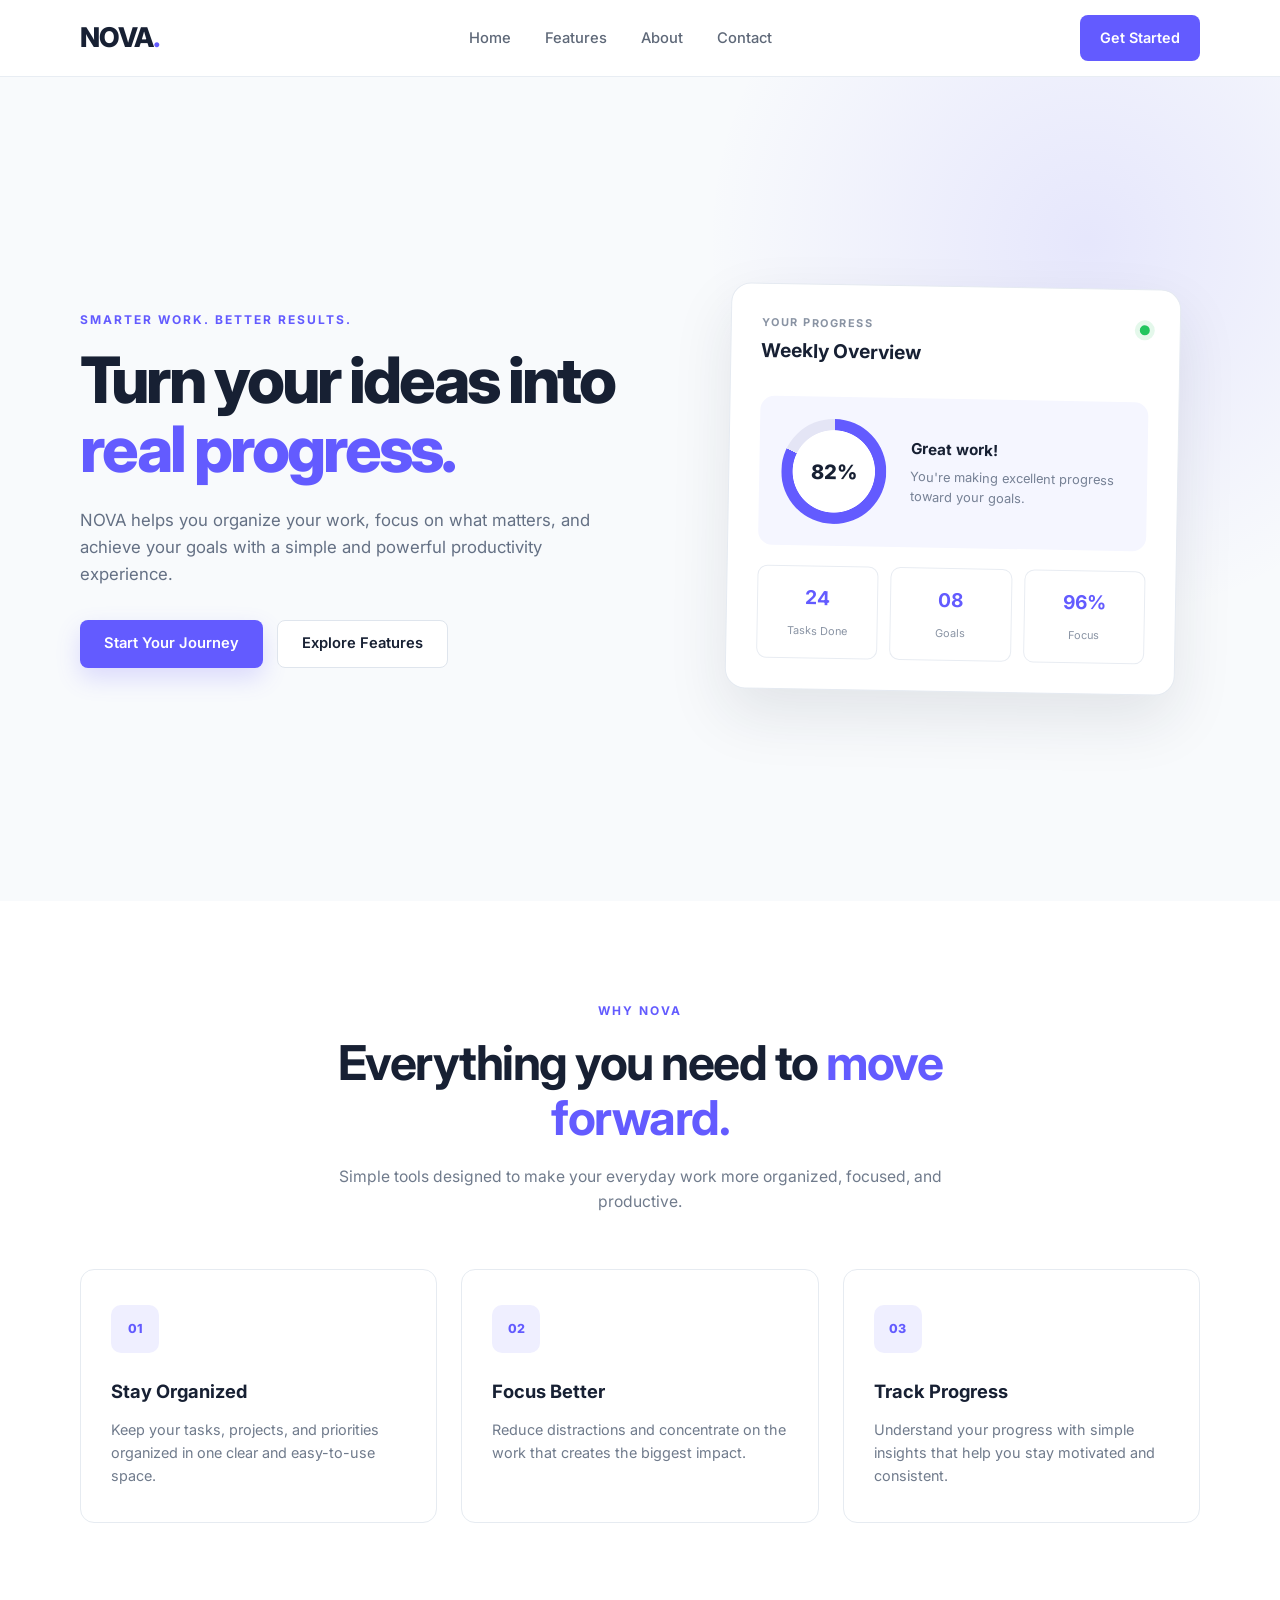
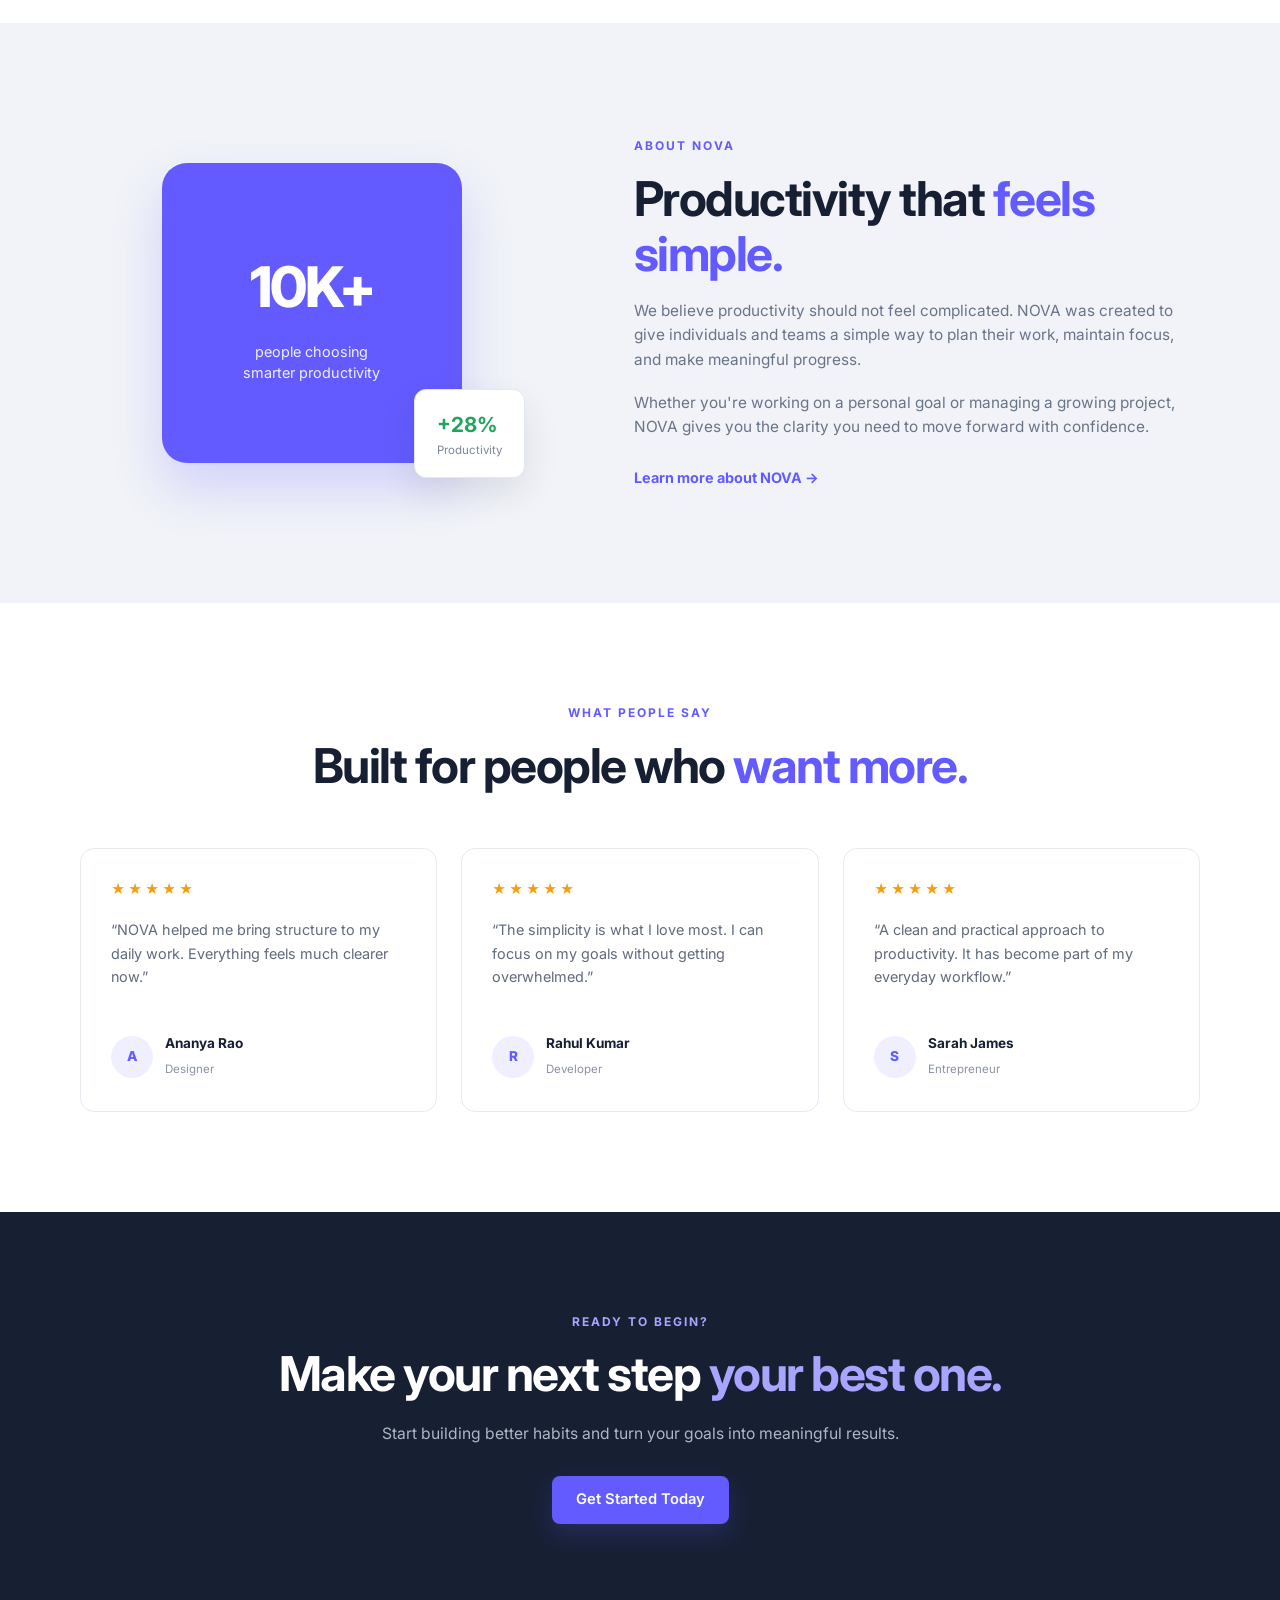
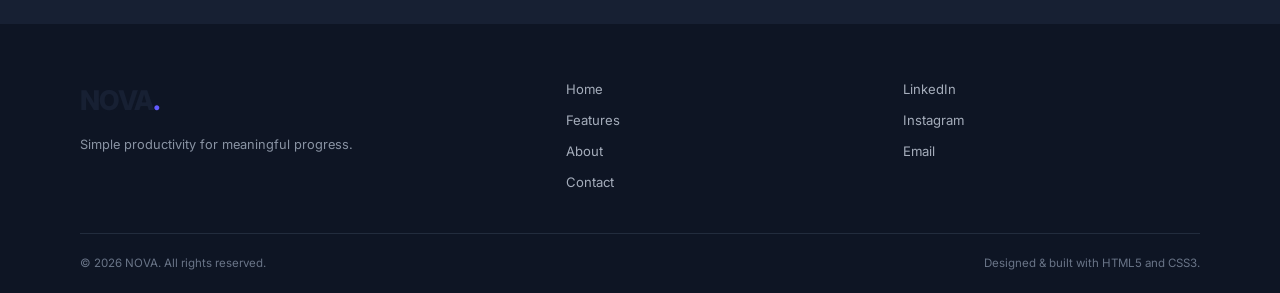
<file: WebDev-L1-Task-1-Landing-Page/index.html>
<!DOCTYPE html>
<html lang="en">
<head>
    <meta charset="UTF-8">
    <meta name="viewport" content="width=device-width, initial-scale=1.0">

    <meta
        name="description"
        content="NOVA is a simple and powerful productivity platform designed to help you work smarter."
    >

    <title>NOVA | Work Smarter</title>

    <!-- Google Font -->
    <link rel="preconnect" href="https://fonts.googleapis.com">
    <link rel="preconnect" href="https://fonts.gstatic.com" crossorigin>
    <link
        href="https://fonts.googleapis.com/css2?family=Inter:wght@400;500;600;700;800&display=swap"
        rel="stylesheet"
    >

    <!-- CSS -->
    <link rel="stylesheet" href="style.css">
</head>

<body>

    <!-- =========================
         NAVIGATION BAR
    ========================== -->
    <header class="header">
        <nav class="navbar container">

            <a href="#home" class="logo">NOVA<span>.</span></a>

            <ul class="nav-links">
                <li>
                    <a href="#home">Home</a>
                </li>

                <li>
                    <a href="#features">Features</a>
                </li>

                <li>
                    <a href="#about">About</a>
                </li>

                <li>
                    <a href="#contact">Contact</a>
                </li>
            </ul>

            <a href="#contact" class="nav-button">Get Started</a>

        </nav>
    </header>


    <main>

        <!-- =========================
             HERO SECTION
        ========================== -->
        <section class="hero" id="home">

            <div class="container hero-content">

                <div class="hero-text">

                    <p class="eyebrow">SMARTER WORK. BETTER RESULTS.</p>

                    <h1>
                        Turn your ideas into
                        <span>real progress.</span>
                    </h1>

                    <p class="hero-description">
                        NOVA helps you organize your work, focus on what matters,
                        and achieve your goals with a simple and powerful
                        productivity experience.
                    </p>

                    <div class="hero-buttons">
                        <a href="#contact" class="primary-button">
                            Start Your Journey
                        </a>

                        <a href="#features" class="secondary-button">
                            Explore Features
                        </a>
                    </div>

                </div>


                <!-- Hero visual -->
                <div class="hero-visual">

                    <div class="dashboard-card">

                        <div class="dashboard-top">
                            <div>
                                <p class="small-label">YOUR PROGRESS</p>
                                <h3>Weekly Overview</h3>
                            </div>

                            <div class="status-dot"></div>
                        </div>

                        <div class="progress-area">

                            <div class="progress-circle">
                                <span>82%</span>
                            </div>

                            <div class="progress-info">
                                <strong>Great work!</strong>
                                <p>
                                    You're making excellent progress
                                    toward your goals.
                                </p>
                            </div>

                        </div>

                        <div class="mini-stats">

                            <div class="stat">
                                <strong>24</strong>
                                <span>Tasks Done</span>
                            </div>

                            <div class="stat">
                                <strong>08</strong>
                                <span>Goals</span>
                            </div>

                            <div class="stat">
                                <strong>96%</strong>
                                <span>Focus</span>
                            </div>

                        </div>

                    </div>

                </div>

            </div>

        </section>


        <!-- =========================
             FEATURES SECTION
        ========================== -->
        <section class="features section" id="features">

            <div class="container">

                <div class="section-heading">

                    <p class="eyebrow">WHY NOVA</p>

                    <h2>
                        Everything you need to
                        <span>move forward.</span>
                    </h2>

                    <p>
                        Simple tools designed to make your everyday work
                        more organized, focused, and productive.
                    </p>

                </div>


                <div class="feature-grid">

                    <!-- Feature 1 -->
                    <article class="feature-card">

                        <div class="feature-icon">01</div>

                        <h3>Stay Organized</h3>

                        <p>
                            Keep your tasks, projects, and priorities
                            organized in one clear and easy-to-use space.
                        </p>

                    </article>


                    <!-- Feature 2 -->
                    <article class="feature-card">

                        <div class="feature-icon">02</div>

                        <h3>Focus Better</h3>

                        <p>
                            Reduce distractions and concentrate on the
                            work that creates the biggest impact.
                        </p>

                    </article>


                    <!-- Feature 3 -->
                    <article class="feature-card">

                        <div class="feature-icon">03</div>

                        <h3>Track Progress</h3>

                        <p>
                            Understand your progress with simple insights
                            that help you stay motivated and consistent.
                        </p>

                    </article>

                </div>

            </div>

        </section>


        <!-- =========================
             ABOUT SECTION
        ========================== -->
        <section class="about section" id="about">

            <div class="container about-content">

                <div class="about-visual">

                    <div class="about-box">

                        <span class="about-number">10K+</span>

                        <span class="about-label">
                            people choosing<br>
                            smarter productivity
                        </span>

                    </div>

                    <div class="floating-card">
                        <strong>+28%</strong>
                        <span>Productivity</span>
                    </div>

                </div>


                <div class="about-text">

                    <p class="eyebrow">ABOUT NOVA</p>

                    <h2>
                        Productivity that
                        <span>feels simple.</span>
                    </h2>

                    <p>
                        We believe productivity should not feel complicated.
                        NOVA was created to give individuals and teams a
                        simple way to plan their work, maintain focus, and
                        make meaningful progress.
                    </p>

                    <p>
                        Whether you're working on a personal goal or managing
                        a growing project, NOVA gives you the clarity you need
                        to move forward with confidence.
                    </p>

                    <a href="#contact" class="text-link">
                        Learn more about NOVA →
                    </a>

                </div>

            </div>

        </section>


        <!-- =========================
             TESTIMONIALS SECTION
        ========================== -->
        <section class="testimonials section">

            <div class="container">

                <div class="section-heading">

                    <p class="eyebrow">WHAT PEOPLE SAY</p>

                    <h2>
                        Built for people who
                        <span>want more.</span>
                    </h2>

                </div>


                <div class="testimonial-grid">

                    <article class="testimonial-card">

                        <div class="stars">★★★★★</div>

                        <p>
                            “NOVA helped me bring structure to my daily
                            work. Everything feels much clearer now.”
                        </p>

                        <div class="person">
                            <div class="avatar">A</div>

                            <div>
                                <strong>Ananya Rao</strong>
                                <span>Designer</span>
                            </div>
                        </div>

                    </article>


                    <article class="testimonial-card">

                        <div class="stars">★★★★★</div>

                        <p>
                            “The simplicity is what I love most. I can
                            focus on my goals without getting overwhelmed.”
                        </p>

                        <div class="person">
                            <div class="avatar">R</div>

                            <div>
                                <strong>Rahul Kumar</strong>
                                <span>Developer</span>
                            </div>
                        </div>

                    </article>


                    <article class="testimonial-card">

                        <div class="stars">★★★★★</div>

                        <p>
                            “A clean and practical approach to productivity.
                            It has become part of my everyday workflow.”
                        </p>

                        <div class="person">
                            <div class="avatar">S</div>

                            <div>
                                <strong>Sarah James</strong>
                                <span>Entrepreneur</span>
                            </div>
                        </div>

                    </article>

                </div>

            </div>

        </section>


        <!-- =========================
             CALL TO ACTION
        ========================== -->
        <section class="cta" id="contact">

            <div class="container cta-content">

                <p class="eyebrow">READY TO BEGIN?</p>

                <h2>
                    Make your next step
                    <span>your best one.</span>
                </h2>

                <p>
                    Start building better habits and turn your goals
                    into meaningful results.
                </p>

                <a href="mailto:hello@nova.example" class="primary-button">
                    Get Started Today
                </a>

            </div>

        </section>

    </main>


    <!-- =========================
         FOOTER
    ========================== -->
    <footer class="footer">

        <div class="container footer-content">

            <div class="footer-brand">

                <a href="#home" class="logo">
                    NOVA<span>.</span>
                </a>

                <p>
                    Simple productivity for meaningful progress.
                </p>

            </div>


            <div class="footer-links">

                <a href="#home">Home</a>
                <a href="#features">Features</a>
                <a href="#about">About</a>
                <a href="#contact">Contact</a>

            </div>


            <div class="social-links">

                <a href="https://www.linkedin.com/" target="_blank"
                   rel="noopener noreferrer">
                    LinkedIn
                </a>

                <a href="https://www.instagram.com/" target="_blank"
                   rel="noopener noreferrer">
                    Instagram
                </a>

                <a href="mailto:hello@nova.example">
                    Email
                </a>

            </div>

        </div>


        <div class="container copyright">

            <p>
                © 2026 NOVA. All rights reserved.
            </p>

            <p>
                Designed & built with HTML5 and CSS3.
            </p>

        </div>

    </footer>

</body>
</html>
</file>
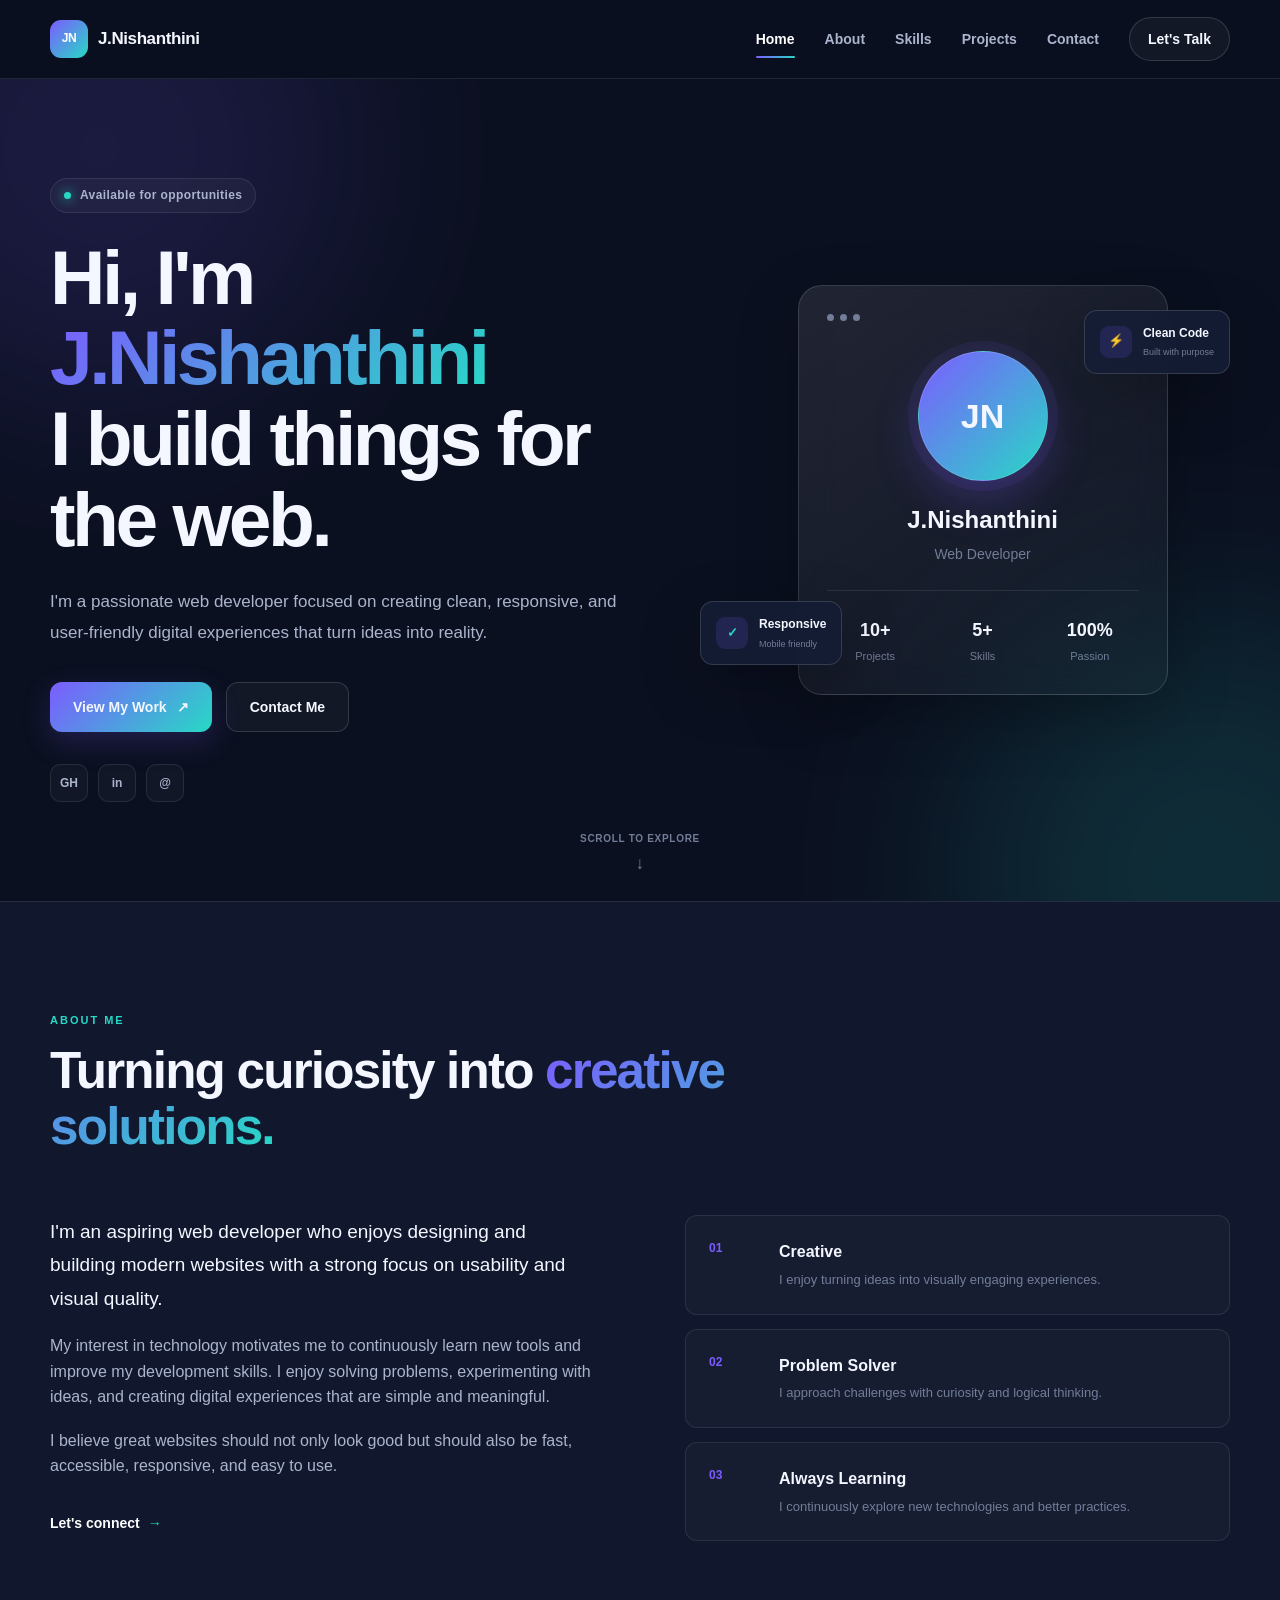
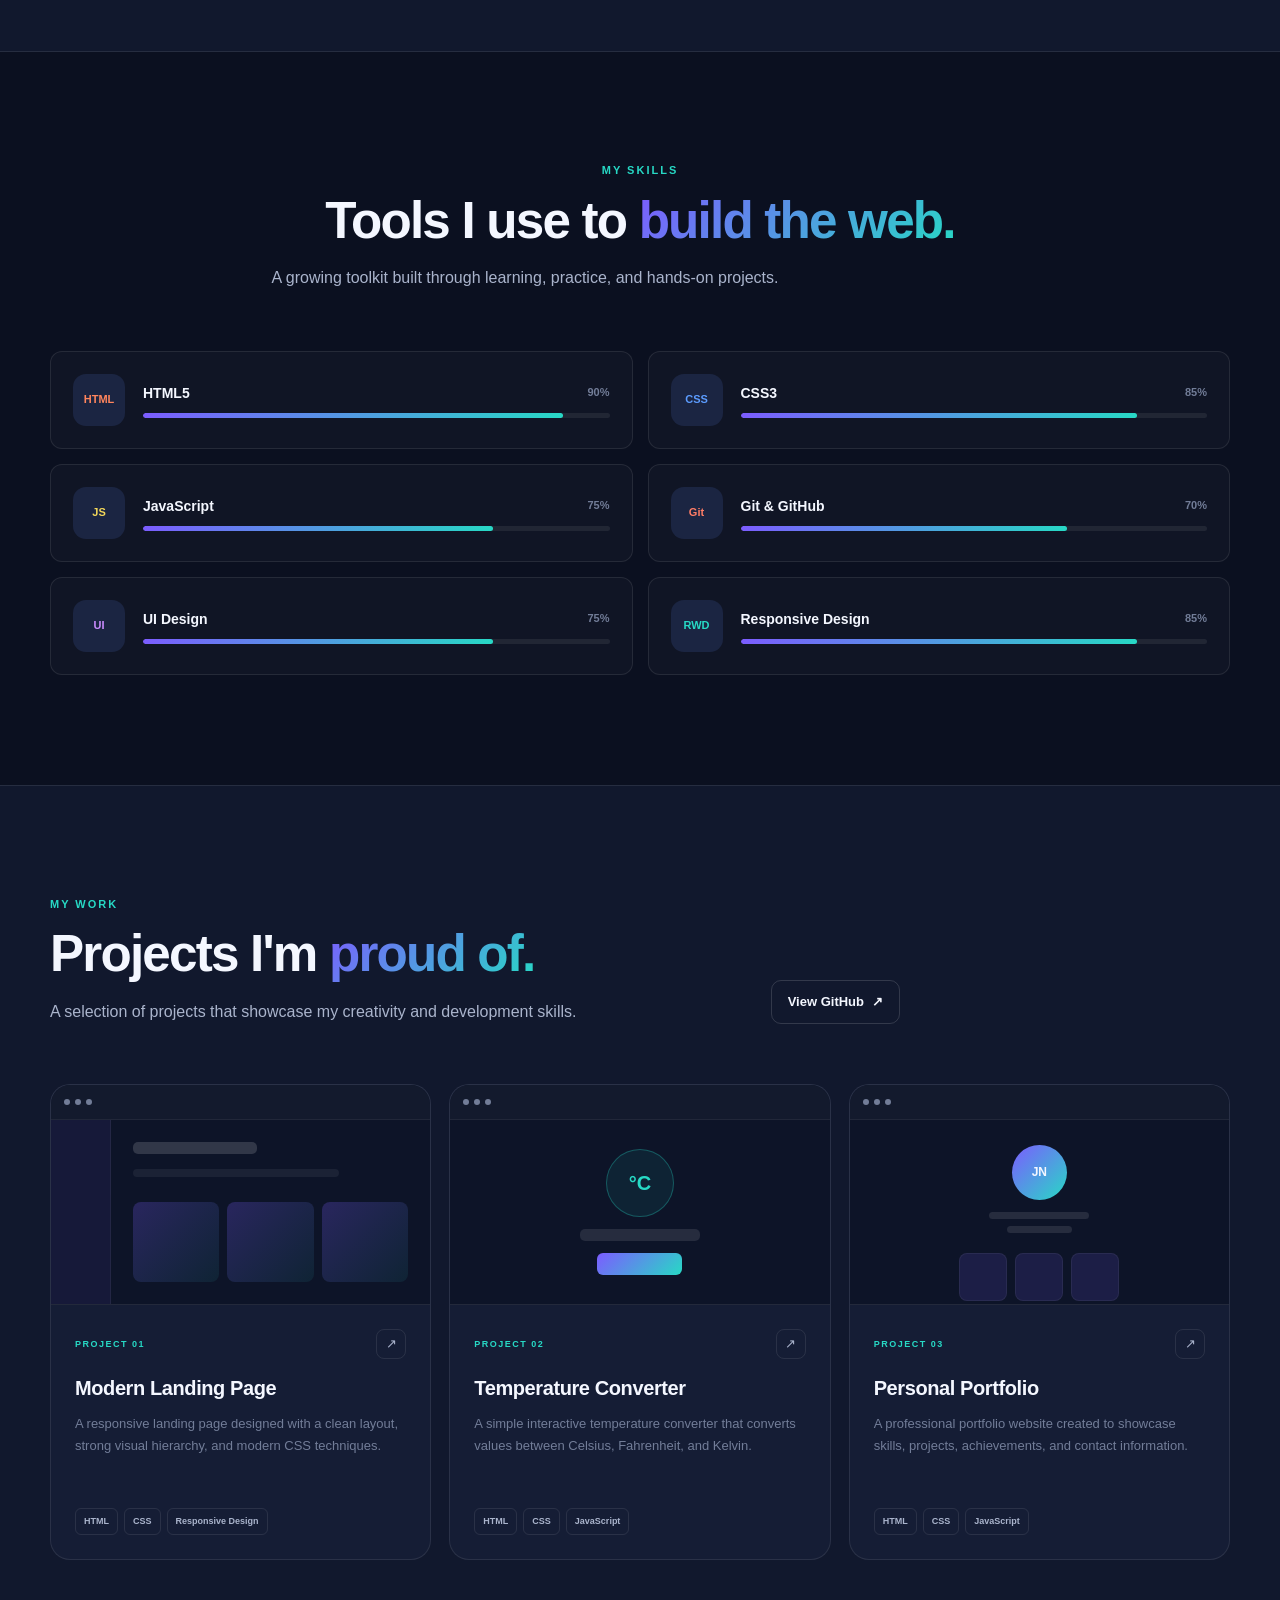
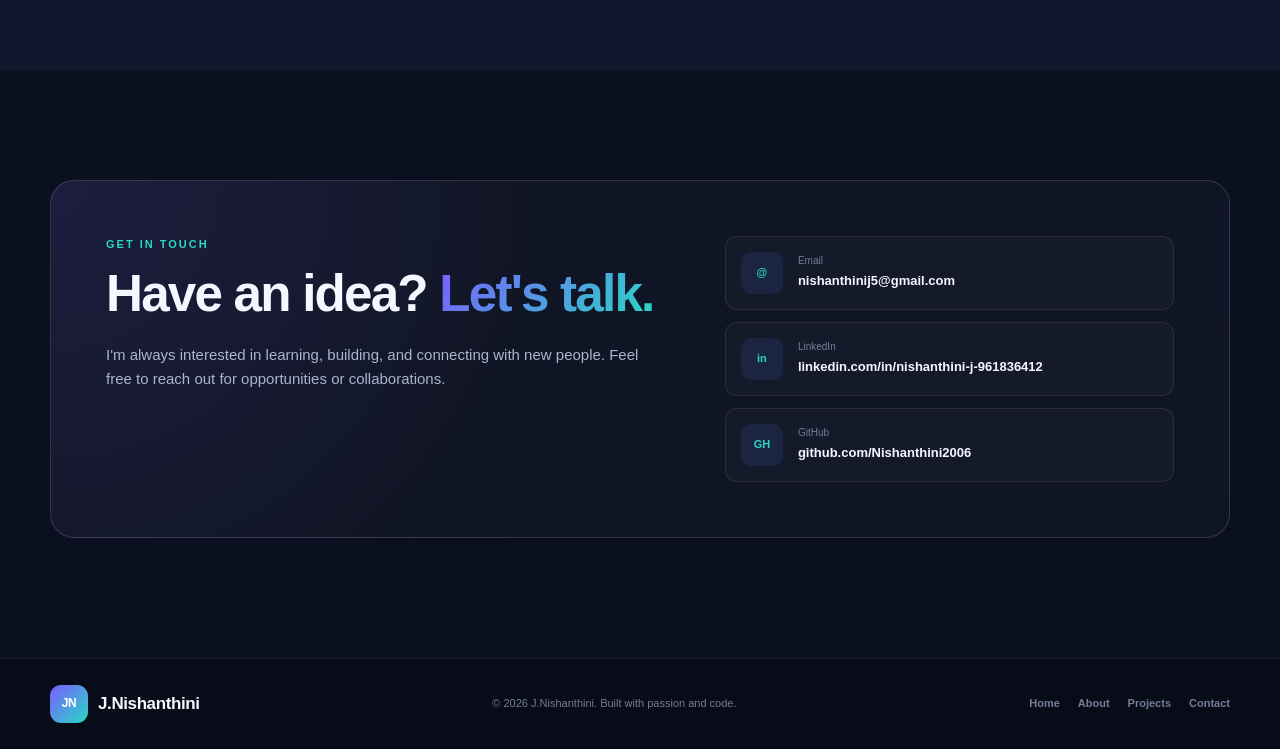
<file: WebDev-L1-Task-2-Personal-Portfolio/index.html>
<!DOCTYPE html>
<html lang="en">
<head>
    <meta charset="UTF-8">

    <meta
        name="viewport"
        content="width=device-width, initial-scale=1.0"
    >

    <meta
        name="description"
        content="Personal portfolio website showcasing skills, projects, and contact information."
    >

    <title>J.Nishanthini| Personal Portfolio</title>

    <link rel="stylesheet" href="style.css">
</head>

<body>

    <!-- ================= HEADER ================= -->
    <header class="header">
        <nav class="navbar container">

            <a href="#home" class="logo">
                <span class="logo-mark">JN</span>
                <span class="logo-text">J.Nishanthini</span>
            </a>

            <button
                class="menu-toggle"
                id="menuToggle"
                aria-label="Open navigation menu"
                aria-expanded="false"
            >
                <span></span>
                <span></span>
                <span></span>
            </button>

            <div class="nav-menu" id="navMenu">

                <a href="#home" class="nav-link active">Home</a>
                <a href="#about" class="nav-link">About</a>
                <a href="#skills" class="nav-link">Skills</a>
                <a href="#projects" class="nav-link">Projects</a>
                <a href="#contact" class="nav-link">Contact</a>

                <a href="#contact" class="nav-button">
                    Let's Talk
                </a>

            </div>
        </nav>
    </header>


    <main>

        <!-- ================= HERO ================= -->
        <section class="hero" id="home">

            <div class="hero-background">
                <div class="glow glow-one"></div>
                <div class="glow glow-two"></div>
            </div>

            <div class="container hero-content">

                <div class="hero-text">

                    <p class="eyebrow">
                        <span class="status-dot"></span>
                        Available for opportunities
                    </p>

                    <h1>
                        Hi, I'm
                        <span class="gradient-text">J.Nishanthini</span>
                        <br>
                        I build things for the web.
                    </h1>

                    <p class="hero-description">
                        I'm a passionate web developer focused on creating
                        clean, responsive, and user-friendly digital
                        experiences that turn ideas into reality.
                    </p>

                    <div class="hero-buttons">

                        <a href="#projects" class="btn btn-primary">
                            View My Work
                            <span>↗</span>
                        </a>

                        <a href="#contact" class="btn btn-secondary">
                            Contact Me
                        </a>

                    </div>

                    <div class="hero-socials">

                        <a
                            href="https://github.com/Nishanthini2006"
                            target="_blank"
                            rel="noopener noreferrer"
                            aria-label="GitHub"
                        >
                            GH
                        </a>

                        <a
                            href="https://www.linkedin.com/in/nishanthini-j-961836412"
                            target="_blank"
                            rel="noopener noreferrer"
                            aria-label="LinkedIn"
                        >
                            in
                        </a>

                        <a
                            href="mailto:nishanthinij5@gmail.com"
                            aria-label="Email"
                        >
                            @
                        </a>

                    </div>

                </div>


                <!-- Professional Profile Card -->
                <div class="hero-visual">

                    <div class="profile-card">

                        <div class="profile-card-top">
                            <span class="mini-dot"></span>
                            <span class="mini-dot"></span>
                            <span class="mini-dot"></span>
                        </div>

                        <div class="avatar">
                            <span>JN</span>
                        </div>

                        <h2>J.Nishanthini</h2>

                        <p>Web Developer</p>

                        <div class="profile-line"></div>

                        <div class="profile-stats">

                            <div>
                                <strong>10+</strong>
                                <span>Projects</span>
                            </div>

                            <div>
                                <strong>5+</strong>
                                <span>Skills</span>
                            </div>

                            <div>
                                <strong>100%</strong>
                                <span>Passion</span>
                            </div>

                        </div>

                    </div>

                    <div class="floating-card card-one">
                        <span>⚡</span>
                        <div>
                            <strong>Clean Code</strong>
                            <small>Built with purpose</small>
                        </div>
                    </div>

                    <div class="floating-card card-two">
                        <span>✓</span>
                        <div>
                            <strong>Responsive</strong>
                            <small>Mobile friendly</small>
                        </div>
                    </div>

                </div>

            </div>

            <a href="#about" class="scroll-indicator">
                <span>Scroll to explore</span>
                <span class="scroll-arrow">↓</span>
            </a>

        </section>


        <!-- ================= ABOUT ================= -->
        <section class="section about-section" id="about">

            <div class="container">

                <div class="section-heading">

                    <p class="section-label">ABOUT ME</p>

                    <h2>
                        Turning curiosity into
                        <span class="gradient-text">creative solutions.</span>
                    </h2>

                </div>


                <div class="about-grid">

                    <div class="about-content">

                        <p class="lead">
                            I'm an aspiring web developer who enjoys
                            designing and building modern websites with
                            a strong focus on usability and visual quality.
                        </p>

                        <p>
                            My interest in technology motivates me to
                            continuously learn new tools and improve my
                            development skills. I enjoy solving problems,
                            experimenting with ideas, and creating digital
                            experiences that are simple and meaningful.
                        </p>

                        <p>
                            I believe great websites should not only look
                            good but should also be fast, accessible,
                            responsive, and easy to use.
                        </p>

                        <a href="#contact" class="text-link">
                            Let's connect
                            <span>→</span>
                        </a>

                    </div>


                    <div class="about-highlights">

                        <div class="highlight-card">
                            <span class="highlight-number">01</span>
                            <div>
                                <h3>Creative</h3>
                                <p>
                                    I enjoy turning ideas into
                                    visually engaging experiences.
                                </p>
                            </div>
                        </div>

                        <div class="highlight-card">
                            <span class="highlight-number">02</span>
                            <div>
                                <h3>Problem Solver</h3>
                                <p>
                                    I approach challenges with
                                    curiosity and logical thinking.
                                </p>
                            </div>
                        </div>

                        <div class="highlight-card">
                            <span class="highlight-number">03</span>
                            <div>
                                <h3>Always Learning</h3>
                                <p>
                                    I continuously explore new
                                    technologies and better practices.
                                </p>
                            </div>
                        </div>

                    </div>

                </div>

            </div>

        </section>


        <!-- ================= SKILLS ================= -->
        <section class="section skills-section" id="skills">

            <div class="container">

                <div class="section-heading centered">

                    <p class="section-label">MY SKILLS</p>

                    <h2>
                        Tools I use to
                        <span class="gradient-text">build the web.</span>
                    </h2>

                    <p>
                        A growing toolkit built through learning,
                        practice, and hands-on projects.
                    </p>

                </div>


                <div class="skills-grid">

                    <div class="skill-card">

                        <div class="skill-icon html-icon">
                            HTML
                        </div>

                        <div class="skill-info">
                            <div class="skill-title">
                                <h3>HTML5</h3>
                                <span>90%</span>
                            </div>

                            <div class="progress">
                                <span style="width: 90%;"></span>
                            </div>
                        </div>

                    </div>


                    <div class="skill-card">

                        <div class="skill-icon css-icon">
                            CSS
                        </div>

                        <div class="skill-info">
                            <div class="skill-title">
                                <h3>CSS3</h3>
                                <span>85%</span>
                            </div>

                            <div class="progress">
                                <span style="width: 85%;"></span>
                            </div>
                        </div>

                    </div>


                    <div class="skill-card">

                        <div class="skill-icon js-icon">
                            JS
                        </div>

                        <div class="skill-info">
                            <div class="skill-title">
                                <h3>JavaScript</h3>
                                <span>75%</span>
                            </div>

                            <div class="progress">
                                <span style="width: 75%;"></span>
                            </div>
                        </div>

                    </div>


                    <div class="skill-card">

                        <div class="skill-icon git-icon">
                            Git
                        </div>

                        <div class="skill-info">
                            <div class="skill-title">
                                <h3>Git & GitHub</h3>
                                <span>70%</span>
                            </div>

                            <div class="progress">
                                <span style="width: 70%;"></span>
                            </div>
                        </div>

                    </div>


                    <div class="skill-card">

                        <div class="skill-icon ui-icon">
                            UI
                        </div>

                        <div class="skill-info">
                            <div class="skill-title">
                                <h3>UI Design</h3>
                                <span>75%</span>
                            </div>

                            <div class="progress">
                                <span style="width: 75%;"></span>
                            </div>
                        </div>

                    </div>


                    <div class="skill-card">

                        <div class="skill-icon responsive-icon">
                            RWD
                        </div>

                        <div class="skill-info">
                            <div class="skill-title">
                                <h3>Responsive Design</h3>
                                <span>85%</span>
                            </div>

                            <div class="progress">
                                <span style="width: 85%;"></span>
                            </div>
                        </div>

                    </div>

                </div>

            </div>

        </section>


        <!-- ================= PROJECTS ================= -->
        <section class="section projects-section" id="projects">

            <div class="container">

                <div class="section-heading">

                    <p class="section-label">MY WORK</p>

                    <div class="heading-row">

                        <div>
                            <h2>
                                Projects I'm
                                <span class="gradient-text">proud of.</span>
                            </h2>

                            <p>
                                A selection of projects that showcase
                                my creativity and development skills.
                            </p>
                        </div>

                        <a
                            href="https://github.com/Nishanthini2006"
                            target="_blank"
                            rel="noopener noreferrer"
                            class="github-link"
                        >
                            View GitHub
                            <span>↗</span>
                        </a>

                    </div>

                </div>


                <div class="projects-grid">

                    <!-- Project 1 -->
                    <article class="project-card">

                        <div class="project-preview project-one">

                            <div class="browser-bar">
                                <span></span>
                                <span></span>
                                <span></span>
                            </div>

                            <div class="preview-content">
                                <div class="preview-sidebar"></div>

                                <div class="preview-main">
                                    <div class="preview-title"></div>
                                    <div class="preview-lines"></div>

                                    <div class="preview-boxes">
                                        <span></span>
                                        <span></span>
                                        <span></span>
                                    </div>
                                </div>
                            </div>

                        </div>


                        <div class="project-content">

                            <div class="project-top">
                                <span class="project-number">
                                    PROJECT 01
                                </span>

                                <a
                                    href="https://github.com/Nishanthini2006"
                                    target="_blank"
                                    rel="noopener noreferrer"
                                    aria-label="Project GitHub"
                                >
                                    ↗
                                </a>
                            </div>

                            <h3>Modern Landing Page</h3>

                            <p>
                                A responsive landing page designed with
                                a clean layout, strong visual hierarchy,
                                and modern CSS techniques.
                            </p>

                            <div class="tech-list">
                                <span>HTML</span>
                                <span>CSS</span>
                                <span>Responsive Design</span>
                            </div>

                        </div>

                    </article>


                    <!-- Project 2 -->
                    <article class="project-card">

                        <div class="project-preview project-two">

                            <div class="browser-bar">
                                <span></span>
                                <span></span>
                                <span></span>
                            </div>

                            <div class="converter-preview">

                                <div class="converter-circle">
                                    °C
                                </div>

                                <div class="converter-input"></div>
                                <div class="converter-button"></div>

                            </div>

                        </div>


                        <div class="project-content">

                            <div class="project-top">
                                <span class="project-number">
                                    PROJECT 02
                                </span>

                                <a
                                    href="https://github.com/Nishanthini2006"
                                    target="_blank"
                                    rel="noopener noreferrer"
                                    aria-label="Project GitHub"
                                >
                                    ↗
                                </a>
                            </div>

                            <h3>Temperature Converter</h3>

                            <p>
                                A simple interactive temperature converter
                                that converts values between Celsius,
                                Fahrenheit, and Kelvin.
                            </p>

                            <div class="tech-list">
                                <span>HTML</span>
                                <span>CSS</span>
                                <span>JavaScript</span>
                            </div>

                        </div>

                    </article>


                    <!-- Project 3 -->
                    <article class="project-card">

                        <div class="project-preview project-three">

                            <div class="browser-bar">
                                <span></span>
                                <span></span>
                                <span></span>
                            </div>

                            <div class="portfolio-preview">

                                <div class="portfolio-avatar">
                                    JN
                                </div>

                                <div class="portfolio-line large"></div>
                                <div class="portfolio-line small"></div>

                                <div class="portfolio-cards">
                                    <span></span>
                                    <span></span>
                                    <span></span>
                                </div>

                            </div>

                        </div>


                        <div class="project-content">

                            <div class="project-top">
                                <span class="project-number">
                                    PROJECT 03
                                </span>

                                <a
                                    href="https://github.com/Nishanthini2006"
                                    target="_blank"
                                    rel="noopener noreferrer"
                                    aria-label="Project GitHub"
                                >
                                    ↗
                                </a>
                            </div>

                            <h3>Personal Portfolio</h3>

                            <p>
                                A professional portfolio website created
                                to showcase skills, projects, achievements,
                                and contact information.
                            </p>

                            <div class="tech-list">
                                <span>HTML</span>
                                <span>CSS</span>
                                <span>JavaScript</span>
                            </div>

                        </div>

                    </article>

                </div>

            </div>

        </section>


        <!-- ================= CONTACT ================= -->
        <section class="section contact-section" id="contact">

            <div class="container">

                <div class="contact-box">

                    <div class="contact-content">

                        <p class="section-label">GET IN TOUCH</p>

                        <h2>
                            Have an idea?
                            <span class="gradient-text">
                                Let's talk.
                            </span>
                        </h2>

                        <p>
                            I'm always interested in learning, building,
                            and connecting with new people. Feel free to
                            reach out for opportunities or collaborations.
                        </p>

                    </div>


                    <div class="contact-details">

                        <a
                            href="mailto:nishanthinij5@gmail.com"
                            class="contact-item"
                        >
                            <span class="contact-icon">@</span>

                            <span>
                                <small>Email</small>
                                <strong>nishanthinij5@gmail.com</strong>
                            </span>
                        </a>


                        <a
                            href="https://www.linkedin.com/in/nishanthini-j-961836412"
                            target="_blank"
                            rel="noopener noreferrer"
                            class="contact-item"
                        >
                            <span class="contact-icon">in</span>

                            <span>
                                <small>LinkedIn</small>
                                <strong>linkedin.com/in/nishanthini-j-961836412</strong>
                            </span>
                        </a>


                        <a
                            href="https://github.com/Nishanthini2006"
                            target="_blank"
                            rel="noopener noreferrer"
                            class="contact-item"
                        >
                            <span class="contact-icon">GH</span>

                            <span>
                                <small>GitHub</small>
                                <strong>github.com/Nishanthini2006</strong>
                            </span>
                        </a>

                    </div>

                </div>

            </div>

        </section>

    </main>


    <!-- ================= FOOTER ================= -->
    <footer class="footer">

        <div class="container footer-content">

            <a href="#home" class="logo">
                <span class="logo-mark">JN</span>
                <span class="logo-text">J.Nishanthini</span>
            </a>

            <p>
                © <span id="year"></span> J.Nishanthini.
                Built with passion and code.
            </p>

            <div class="footer-links">
                <a href="#home">Home</a>
                <a href="#about">About</a>
                <a href="#projects">Projects</a>
                <a href="#contact">Contact</a>
            </div>

        </div>

    </footer>


    <script src="script.js"></script>

</body>
</html>
</file>
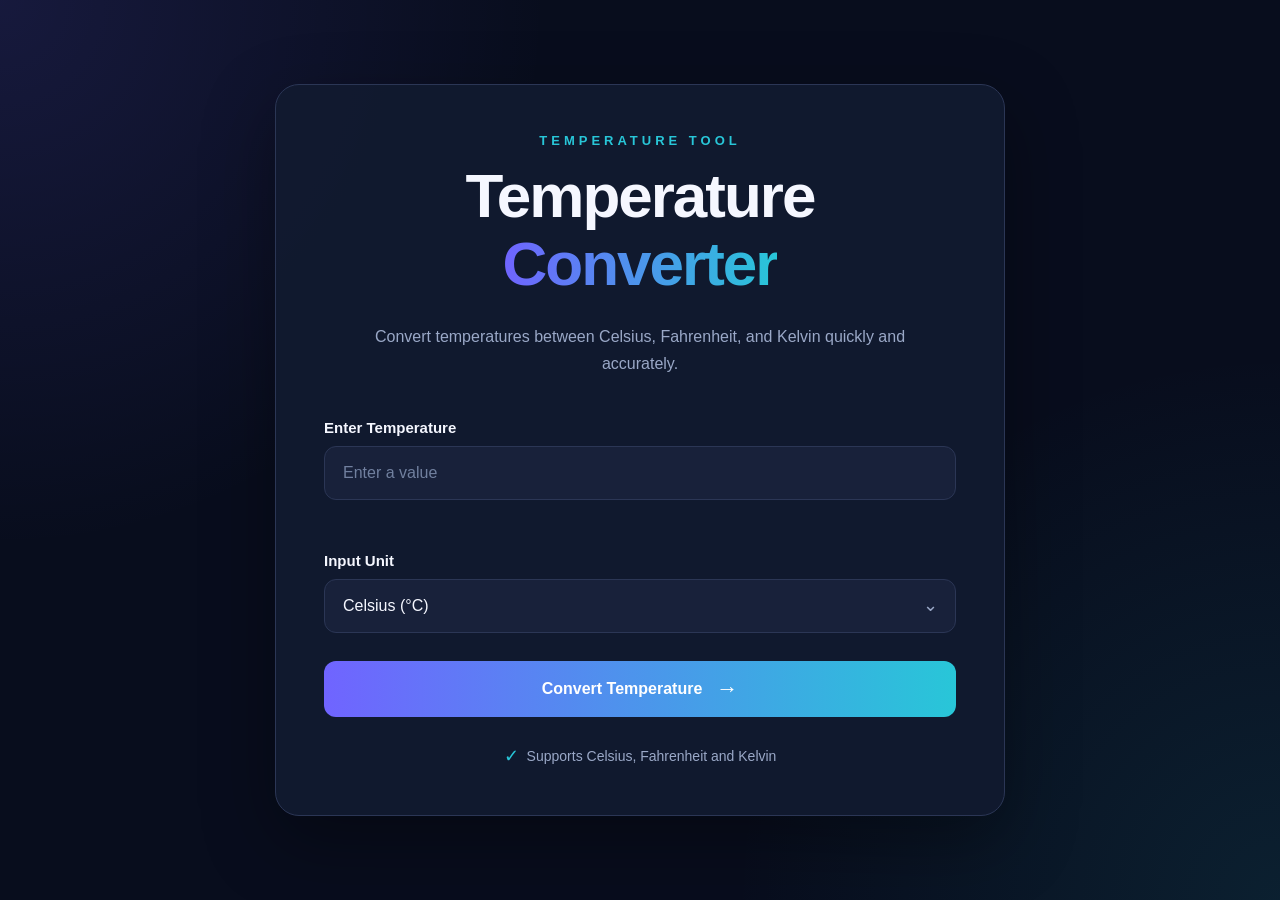
<file: WebDev-L1-Task-3-Temperature-Converter/index.html>
<!DOCTYPE html>
<html lang="en">
<head>
    <meta charset="UTF-8">
    <meta name="viewport" content="width=device-width, initial-scale=1.0">
    <title>Temperature Converter</title>

    <link rel="stylesheet" href="style.css">
</head>

<body>

    <main class="page">

        <div class="converter-card">

            <!-- Header -->
            <div class="header">
                <p class="eyebrow">TEMPERATURE TOOL</p>

                <h1>
                    Temperature <span>Converter</span>
                </h1>

                <p class="subtitle">
                    Convert temperatures between Celsius, Fahrenheit,
                    and Kelvin quickly and accurately.
                </p>
            </div>


            <!-- Converter Form -->
            <form id="converterForm" class="converter-form">

                <!-- Temperature Input -->
                <div class="form-group">

                    <label for="temperature">
                        Enter Temperature
                    </label>

                    <input
                        type="number"
                        id="temperature"
                        placeholder="Enter a value"
                        step="any"
                        autocomplete="off"
                    >

                    <p id="inputError" class="error-message"></p>

                </div>


                <!-- Unit Selector -->
                <div class="form-group">

                    <label for="unit">
                        Input Unit
                    </label>

                    <div class="select-wrapper">

                        <select id="unit">

                            <option value="celsius">
                                Celsius (°C)
                            </option>

                            <option value="fahrenheit">
                                Fahrenheit (°F)
                            </option>

                            <option value="kelvin">
                                Kelvin (K)
                            </option>

                        </select>

                    </div>

                </div>


                <!-- Convert Button -->
                <button
                    type="submit"
                    class="convert-btn"
                >
                    <span>Convert Temperature</span>
                    <span class="arrow">→</span>
                </button>

            </form>


            <!-- Result -->
            <div id="result" class="result-box hidden">

                <p class="result-title">
                    Converted Temperature
                </p>

                <div class="result-grid">

                    <div class="result-item">
                        <span class="result-label">Celsius</span>
                        <strong id="celsiusResult">--</strong>
                    </div>

                    <div class="result-item">
                        <span class="result-label">Fahrenheit</span>
                        <strong id="fahrenheitResult">--</strong>
                    </div>

                    <div class="result-item">
                        <span class="result-label">Kelvin</span>
                        <strong id="kelvinResult">--</strong>
                    </div>

                </div>

            </div>


            <!-- Footer Note -->
            <div class="support-text">
                <span>✓</span>
                Supports Celsius, Fahrenheit and Kelvin
            </div>

        </div>

    </main>


    <script src="script.js"></script>

</body>
</html>
</file>
<file: WebDev-L1-Task-1-Landing-Page/style.css>
/* =========================================
   RESET & GLOBAL STYLES
========================================= */

* {
    margin: 0;
    padding: 0;
    box-sizing: border-box;
}

html {
    scroll-behavior: smooth;
}

body {
    font-family: "Inter", Arial, sans-serif;
    background: #f8fafc;
    color: #172033;
    line-height: 1.6;
}

a {
    text-decoration: none;
    color: inherit;
}

ul {
    list-style: none;
}

img {
    max-width: 100%;
    display: block;
}

.container {
    width: min(1120px, 92%);
    margin: 0 auto;
}

.section {
    padding: 100px 0;
}


/* =========================================
   HEADER / NAVBAR
========================================= */

.header {
    position: sticky;
    top: 0;
    z-index: 1000;
    background: rgba(255, 255, 255, 0.96);
    border-bottom: 1px solid #e8edf3;
    backdrop-filter: blur(10px);
}

.navbar {
    min-height: 76px;
    display: flex;
    align-items: center;
    justify-content: space-between;
    gap: 30px;
}

.logo {
    font-size: 1.7rem;
    font-weight: 800;
    letter-spacing: -1px;
    color: #172033;
}

.logo span {
    color: #635bff;
}

.nav-links {
    display: flex;
    align-items: center;
    gap: 34px;
}

.nav-links a {
    position: relative;
    font-size: 0.92rem;
    font-weight: 500;
    color: #5e6878;
    transition: color 0.3s ease;
}

.nav-links a::after {
    content: "";
    position: absolute;
    left: 0;
    bottom: -7px;
    width: 0;
    height: 2px;
    background: #635bff;
    transition: width 0.3s ease;
}

.nav-links a:hover {
    color: #635bff;
}

.nav-links a:hover::after {
    width: 100%;
}

.nav-button {
    padding: 11px 20px;
    border-radius: 8px;
    background: #635bff;
    color: #ffffff;
    font-size: 0.9rem;
    font-weight: 600;
    transition: all 0.3s ease;
}

.nav-button:hover {
    background: #5048d8;
    transform: translateY(-2px);
}


/* =========================================
   BUTTONS
========================================= */

.primary-button,
.secondary-button {
    display: inline-flex;
    align-items: center;
    justify-content: center;
    min-height: 48px;
    padding: 0 24px;
    border-radius: 8px;
    font-size: 0.92rem;
    font-weight: 600;
    transition: all 0.3s ease;
}

.primary-button {
    background: #635bff;
    color: #ffffff;
    box-shadow: 0 10px 25px rgba(99, 91, 255, 0.2);
}

.primary-button:hover {
    background: #5048d8;
    transform: translateY(-2px);
    box-shadow: 0 14px 30px rgba(99, 91, 255, 0.25);
}

.secondary-button {
    background: #ffffff;
    color: #172033;
    border: 1px solid #dfe5ed;
}

.secondary-button:hover {
    border-color: #635bff;
    color: #635bff;
    transform: translateY(-2px);
}


/* =========================================
   HERO SECTION
========================================= */

.hero {
    min-height: calc(100vh - 76px);
    display: flex;
    align-items: center;
    background:
        radial-gradient(
            circle at 85% 20%,
            rgba(99, 91, 255, 0.12),
            transparent 30%
        ),
        #f8fafc;
}

.hero-content {
    display: grid;
    grid-template-columns: 1.05fr 0.95fr;
    align-items: center;
    gap: 80px;
    padding: 80px 0;
}

.eyebrow {
    margin-bottom: 15px;
    color: #635bff;
    font-size: 0.75rem;
    font-weight: 700;
    letter-spacing: 2px;
}

.hero h1 {
    max-width: 650px;
    margin-bottom: 24px;
    font-size: clamp(2.7rem, 5vw, 4.7rem);
    line-height: 1.08;
    letter-spacing: -3px;
    font-weight: 800;
}

.hero h1 span,
.section-heading h2 span,
.about-text h2 span,
.cta h2 span {
    color: #635bff;
}

.hero-description {
    max-width: 570px;
    margin-bottom: 32px;
    color: #647084;
    font-size: 1.05rem;
}

.hero-buttons {
    display: flex;
    align-items: center;
    gap: 14px;
    flex-wrap: wrap;
}


/* =========================================
   HERO DASHBOARD CARD
========================================= */

.hero-visual {
    display: flex;
    justify-content: center;
}

.dashboard-card {
    width: min(100%, 450px);
    padding: 30px;
    background: #ffffff;
    border: 1px solid #e5eaf1;
    border-radius: 20px;
    box-shadow: 0 25px 60px rgba(30, 41, 59, 0.1);
    transform: rotate(1deg);
}

.dashboard-top {
    display: flex;
    align-items: flex-start;
    justify-content: space-between;
    margin-bottom: 30px;
}

.small-label {
    margin-bottom: 4px;
    color: #8993a3;
    font-size: 0.68rem;
    font-weight: 700;
    letter-spacing: 1.5px;
}

.dashboard-top h3 {
    font-size: 1.2rem;
}

.status-dot {
    width: 10px;
    height: 10px;
    margin-top: 5px;
    border-radius: 50%;
    background: #22c55e;
    box-shadow: 0 0 0 5px rgba(34, 197, 94, 0.12);
}

.progress-area {
    display: flex;
    align-items: center;
    gap: 24px;
    padding: 22px;
    border-radius: 14px;
    background: #f5f6ff;
}

.progress-circle {
    width: 105px;
    height: 105px;
    flex-shrink: 0;
    display: flex;
    align-items: center;
    justify-content: center;
    border-radius: 50%;
    background:
        radial-gradient(
            circle,
            #ffffff 55%,
            transparent 56%
        ),
        conic-gradient(
            #635bff 82%,
            #e4e5f5 0
        );
}

.progress-circle span {
    color: #172033;
    font-size: 1.25rem;
    font-weight: 800;
}

.progress-info strong {
    display: block;
    margin-bottom: 5px;
    font-size: 0.95rem;
}

.progress-info p {
    color: #768195;
    font-size: 0.8rem;
}

.mini-stats {
    display: grid;
    grid-template-columns: repeat(3, 1fr);
    gap: 12px;
    margin-top: 20px;
}

.stat {
    padding: 16px 10px;
    text-align: center;
    border: 1px solid #e8ecf2;
    border-radius: 10px;
}

.stat strong {
    display: block;
    margin-bottom: 3px;
    color: #635bff;
    font-size: 1.2rem;
}

.stat span {
    color: #8a94a4;
    font-size: 0.68rem;
}


/* =========================================
   SECTION HEADING
========================================= */

.section-heading {
    max-width: 680px;
    margin: 0 auto 55px;
    text-align: center;
}

.section-heading h2,
.about-text h2,
.cta h2 {
    margin-bottom: 18px;
    font-size: clamp(2rem, 4vw, 3rem);
    line-height: 1.15;
    letter-spacing: -1.5px;
}

.section-heading > p:last-child {
    color: #707b8c;
    font-size: 0.98rem;
}


/* =========================================
   FEATURES
========================================= */

.features {
    background: #ffffff;
}

.feature-grid {
    display: grid;
    grid-template-columns: repeat(3, 1fr);
    gap: 24px;
}

.feature-card {
    padding: 35px 30px;
    border: 1px solid #e6ebf1;
    border-radius: 14px;
    background: #ffffff;
    transition: all 0.3s ease;
}

.feature-card:hover {
    transform: translateY(-7px);
    border-color: #c9c6ff;
    box-shadow: 0 18px 40px rgba(30, 41, 59, 0.08);
}

.feature-icon {
    width: 48px;
    height: 48px;
    margin-bottom: 24px;
    display: flex;
    align-items: center;
    justify-content: center;
    border-radius: 10px;
    background: #efefff;
    color: #635bff;
    font-size: 0.78rem;
    font-weight: 800;
}

.feature-card h3 {
    margin-bottom: 12px;
    font-size: 1.15rem;
}

.feature-card p {
    color: #707b8c;
    font-size: 0.9rem;
}


/* =========================================
   ABOUT SECTION
========================================= */

.about {
    background: #f1f3f8;
}

.about-content {
    display: grid;
    grid-template-columns: 0.9fr 1.1fr;
    align-items: center;
    gap: 90px;
}

.about-visual {
    position: relative;
    min-height: 380px;
    display: flex;
    align-items: center;
    justify-content: center;
}

.about-box {
    width: 300px;
    height: 300px;
    display: flex;
    flex-direction: column;
    align-items: center;
    justify-content: center;
    border-radius: 25px;
    background: #635bff;
    color: #ffffff;
    box-shadow: 0 25px 50px rgba(99, 91, 255, 0.22);
}

.about-number {
    margin-bottom: 8px;
    font-size: 3.5rem;
    font-weight: 800;
    letter-spacing: -2px;
}

.about-label {
    text-align: center;
    font-size: 0.9rem;
    line-height: 1.5;
    opacity: 0.9;
}

.floating-card {
    position: absolute;
    right: 4%;
    bottom: 25px;
    display: flex;
    flex-direction: column;
    padding: 18px 22px;
    border: 1px solid #e4e8ef;
    border-radius: 12px;
    background: #ffffff;
    box-shadow: 0 15px 35px rgba(30, 41, 59, 0.1);
}

.floating-card strong {
    color: #22a55a;
    font-size: 1.3rem;
}

.floating-card span {
    color: #7d8797;
    font-size: 0.72rem;
}

.about-text > p:not(.eyebrow) {
    margin-bottom: 18px;
    color: #697487;
    font-size: 0.96rem;
}

.text-link {
    display: inline-block;
    margin-top: 8px;
    color: #635bff;
    font-size: 0.9rem;
    font-weight: 700;
}

.text-link:hover {
    text-decoration: underline;
}


/* =========================================
   TESTIMONIALS
========================================= */

.testimonials {
    background: #ffffff;
}

.testimonial-grid {
    display: grid;
    grid-template-columns: repeat(3, 1fr);
    gap: 24px;
}

.testimonial-card {
    padding: 30px;
    border: 1px solid #e6ebf1;
    border-radius: 14px;
    background: #ffffff;
}

.stars {
    margin-bottom: 18px;
    color: #f59e0b;
    letter-spacing: 3px;
    font-size: 0.85rem;
}

.testimonial-card > p {
    min-height: 90px;
    margin-bottom: 25px;
    color: #606b7c;
    font-size: 0.9rem;
}

.person {
    display: flex;
    align-items: center;
    gap: 12px;
}

.avatar {
    width: 42px;
    height: 42px;
    display: flex;
    align-items: center;
    justify-content: center;
    border-radius: 50%;
    background: #efefff;
    color: #635bff;
    font-size: 0.85rem;
    font-weight: 800;
}

.person strong {
    display: block;
    font-size: 0.85rem;
}

.person span {
    color: #8a94a4;
    font-size: 0.72rem;
}


/* =========================================
   CALL TO ACTION
========================================= */

.cta {
    padding: 100px 0;
    background: #172033;
    color: #ffffff;
}

.cta-content {
    max-width: 750px;
    text-align: center;
}

.cta .eyebrow {
    color: #a8a4ff;
}

.cta h2 {
    margin-bottom: 20px;
}

.cta h2 span {
    color: #a8a4ff;
}

.cta p:not(.eyebrow) {
    max-width: 580px;
    margin: 0 auto 30px;
    color: #aeb6c5;
    font-size: 0.98rem;
}


/* =========================================
   FOOTER
========================================= */

.footer {
    background: #0e1524;
    color: #ffffff;
}

.footer-content {
    display: grid;
    grid-template-columns: 1.5fr 1fr 1fr;
    gap: 40px;
    padding: 55px 0 40px;
}

.footer-brand p {
    max-width: 280px;
    margin-top: 12px;
    color: #8993a3;
    font-size: 0.8rem;
}

.footer-links,
.social-links {
    display: flex;
    flex-direction: column;
    gap: 10px;
}

.footer-links a,
.social-links a {
    width: fit-content;
    color: #a5adbb;
    font-size: 0.82rem;
    transition: color 0.3s ease;
}

.footer-links a:hover,
.social-links a:hover {
    color: #ffffff;
}

.copyright {
    display: flex;
    align-items: center;
    justify-content: space-between;
    gap: 20px;
    padding: 20px 0;
    border-top: 1px solid #222c3d;
}

.copyright p {
    color: #697487;
    font-size: 0.72rem;
}


/* =========================================
   RESPONSIVE DESIGN
========================================= */

@media (max-width: 900px) {

    .nav-links {
        gap: 18px;
    }

    .hero-content {
        grid-template-columns: 1fr;
        gap: 60px;
        text-align: center;
    }

    .hero-description {
        margin-left: auto;
        margin-right: auto;
    }

    .hero-buttons {
        justify-content: center;
    }

    .hero-visual {
        width: 100%;
    }

    .feature-grid,
    .testimonial-grid {
        grid-template-columns: repeat(2, 1fr);
    }

    .about-content {
        grid-template-columns: 1fr;
        gap: 50px;
    }

    .about-visual {
        order: 2;
    }

    .about-text {
        order: 1;
        text-align: center;
    }

    .about-text .eyebrow {
        text-align: center;
    }

    .footer-content {
        grid-template-columns: repeat(2, 1fr);
    }
}


/* =========================================
   MOBILE DESIGN
========================================= */

@media (max-width: 650px) {

    .section {
        padding: 75px 0;
    }

    .navbar {
        min-height: 70px;
        flex-wrap: wrap;
        justify-content: center;
        padding: 15px 0;
    }

    .logo {
        width: 100%;
        text-align: center;
    }

    .nav-links {
        gap: 14px;
    }

    .nav-links a {
        font-size: 0.75rem;
    }

    .nav-button {
        display: none;
    }

    .hero {
        min-height: auto;
    }

    .hero-content {
        padding: 70px 0;
    }

    .hero h1 {
        font-size: 2.6rem;
        letter-spacing: -1.8px;
    }

    .hero-description {
        font-size: 0.92rem;
    }

    .hero-buttons {
        flex-direction: column;
        width: 100%;
    }

    .primary-button,
    .secondary-button {
        width: 100%;
    }

    .dashboard-card {
        padding: 22px;
    }

    .progress-area {
        flex-direction: column;
        text-align: center;
    }

    .feature-grid,
    .testimonial-grid {
        grid-template-columns: 1fr;
    }

    .section-heading {
        margin-bottom: 40px;
    }

    .section-heading h2,
    .about-text h2,
    .cta h2 {
        font-size: 2rem;
    }

    .about-visual {
        min-height: 330px;
    }

    .about-box {
        width: 250px;
        height: 250px;
    }

    .about-number {
        font-size: 2.8rem;
    }

    .floating-card {
        right: 0;
        bottom: 5px;
    }

    .footer-content {
        grid-template-columns: 1fr;
        text-align: center;
    }

    .footer-brand p {
        margin-left: auto;
        margin-right: auto;
    }

    .footer-links,
    .social-links {
        align-items: center;
    }

    .copyright {
        flex-direction: column;
        text-align: center;
    }
}


/* =========================================
   SMALL MOBILE DEVICES
========================================= */

@media (max-width: 400px) {

    .nav-links {
        gap: 10px;
    }

    .nav-links a {
        font-size: 0.68rem;
    }

    .hero h1 {
        font-size: 2.25rem;
    }

    .mini-stats {
        gap: 6px;
    }

    .stat {
        padding: 12px 5px;
    }
}
</file>
<file: WebDev-L1-Task-2-Personal-Portfolio/style.css>
/* =========================================================
   PERSONAL PORTFOLIO
   Modern Professional Portfolio Design
   ========================================================= */


/* ================= ROOT VARIABLES ================= */

:root {
    --bg: #0b1020;
    --bg-soft: #11182d;
    --surface: #151d35;
    --surface-light: #1b2542;

    --text: #f4f7ff;
    --text-soft: #aab4cc;
    --text-muted: #727d98;

    --primary: #7c5cff;
    --secondary: #27d9c5;
    --accent: #ff6b9d;

    --border: rgba(255, 255, 255, 0.09);
    --border-light: rgba(255, 255, 255, 0.14);

    --gradient: linear-gradient(
        135deg,
        #7c5cff 0%,
        #27d9c5 100%
    );

    --shadow: 0 20px 60px rgba(0, 0, 0, 0.25);

    --radius: 20px;
    --radius-small: 12px;

    --container: 1180px;

    --transition: 0.3s ease;
}


/* ================= RESET ================= */

* {
    margin: 0;
    padding: 0;
    box-sizing: border-box;
}


html {
    scroll-behavior: smooth;
    scroll-padding-top: 90px;
}


body {
    font-family:
        Inter,
        "Segoe UI",
        Roboto,
        Arial,
        sans-serif;

    background: var(--bg);
    color: var(--text);

    line-height: 1.6;

    overflow-x: hidden;
}


body::selection {
    background: var(--primary);
    color: white;
}


a {
    color: inherit;
    text-decoration: none;
}


button,
a {
    -webkit-tap-highlight-color: transparent;
}


img {
    max-width: 100%;
    display: block;
}


/* ================= UTILITIES ================= */

.container {
    width: min(
        calc(100% - 40px),
        var(--container)
    );

    margin-inline: auto;
}


.section {
    padding: 110px 0;
}


.gradient-text {
    background: var(--gradient);

    -webkit-background-clip: text;
    background-clip: text;

    color: transparent;
}


/* ================= HEADER ================= */

.header {
    position: sticky;
    top: 0;
    z-index: 1000;

    background: rgba(11, 16, 32, 0.85);

    border-bottom: 1px solid var(--border);

    backdrop-filter: blur(18px);
    -webkit-backdrop-filter: blur(18px);
}


.navbar {
    min-height: 78px;

    display: flex;
    align-items: center;
    justify-content: space-between;
}


.logo {
    display: inline-flex;
    align-items: center;
    gap: 10px;

    font-weight: 800;
    letter-spacing: -0.4px;
}


.logo-mark {
    width: 38px;
    height: 38px;

    display: grid;
    place-items: center;

    border-radius: 11px;

    background: var(--gradient);

    color: white;

    font-size: 12px;
    font-weight: 900;
}


.logo-text {
    font-size: 17px;
}


.nav-menu {
    display: flex;
    align-items: center;
    gap: 30px;
}


.nav-link {
    position: relative;

    color: var(--text-soft);

    font-size: 14px;
    font-weight: 600;

    transition: var(--transition);
}


.nav-link:hover,
.nav-link.active {
    color: white;
}


.nav-link::after {
    content: "";

    position: absolute;

    left: 0;
    bottom: -8px;

    width: 0;
    height: 2px;

    border-radius: 5px;

    background: var(--gradient);

    transition: var(--transition);
}


.nav-link:hover::after,
.nav-link.active::after {
    width: 100%;
}


.nav-button {
    padding: 10px 18px;

    border: 1px solid var(--border-light);
    border-radius: 100px;

    background: rgba(255, 255, 255, 0.04);

    font-size: 14px;
    font-weight: 700;

    transition: var(--transition);
}


.nav-button:hover {
    border-color: rgba(124, 92, 255, 0.6);

    background: rgba(124, 92, 255, 0.12);

    transform: translateY(-2px);
}


.menu-toggle {
    display: none;

    width: 44px;
    height: 44px;

    border: 1px solid var(--border);
    border-radius: 10px;

    background: var(--surface);

    cursor: pointer;
}


.menu-toggle span {
    display: block;

    width: 20px;
    height: 2px;

    margin: 4px auto;

    background: white;

    border-radius: 10px;

    transition: var(--transition);
}


/* ================= HERO ================= */

.hero {
    position: relative;

    min-height: calc(100vh - 78px);

    display: flex;
    align-items: center;

    overflow: hidden;
}


.hero-background {
    position: absolute;
    inset: 0;

    pointer-events: none;
}


.glow {
    position: absolute;

    width: 500px;
    height: 500px;

    border-radius: 50%;

    filter: blur(100px);

    opacity: 0.14;
}


.glow-one {
    top: -180px;
    left: -150px;

    background: var(--primary);
}


.glow-two {
    right: -180px;
    bottom: -220px;

    background: var(--secondary);
}


.hero-content {
    position: relative;
    z-index: 2;

    display: grid;

    grid-template-columns: 1.1fr 0.9fr;

    gap: 80px;

    align-items: center;

    padding: 80px 0;
}


.hero-text {
    max-width: 700px;
}


.eyebrow {
    display: inline-flex;
    align-items: center;
    gap: 9px;

    margin-bottom: 24px;

    padding: 7px 13px;

    border: 1px solid var(--border);
    border-radius: 100px;

    background: rgba(255, 255, 255, 0.035);

    color: var(--text-soft);

    font-size: 12px;
    font-weight: 700;

    letter-spacing: 0.4px;
}


.status-dot {
    width: 7px;
    height: 7px;

    border-radius: 50%;

    background: var(--secondary);

    box-shadow: 0 0 12px var(--secondary);
}


.hero h1 {
    max-width: 750px;

    font-size: clamp(
        46px,
        6vw,
        78px
    );

    line-height: 1.05;

    letter-spacing: -3.5px;

    font-weight: 850;
}


.hero-description {
    max-width: 610px;

    margin-top: 28px;

    color: var(--text-soft);

    font-size: 17px;

    line-height: 1.8;
}


.hero-buttons {
    display: flex;
    flex-wrap: wrap;

    gap: 14px;

    margin-top: 34px;
}


.btn {
    display: inline-flex;
    align-items: center;
    justify-content: center;
    gap: 10px;

    min-height: 50px;

    padding: 0 23px;

    border-radius: 12px;

    font-size: 14px;
    font-weight: 750;

    transition: var(--transition);
}


.btn-primary {
    background: var(--gradient);

    box-shadow:
        0 10px 30px rgba(124, 92, 255, 0.2);
}


.btn-primary:hover {
    transform: translateY(-3px);

    box-shadow:
        0 15px 35px rgba(124, 92, 255, 0.35);
}


.btn-secondary {
    border: 1px solid var(--border-light);

    background: rgba(255, 255, 255, 0.035);

    color: var(--text);
}


.btn-secondary:hover {
    background: rgba(255, 255, 255, 0.08);

    transform: translateY(-3px);
}


.hero-socials {
    display: flex;
    gap: 10px;

    margin-top: 32px;
}


.hero-socials a {
    width: 38px;
    height: 38px;

    display: grid;
    place-items: center;

    border: 1px solid var(--border);
    border-radius: 10px;

    background: rgba(255, 255, 255, 0.03);

    color: var(--text-soft);

    font-size: 12px;
    font-weight: 800;

    transition: var(--transition);
}


.hero-socials a:hover {
    color: white;

    border-color: rgba(124, 92, 255, 0.5);

    background: rgba(124, 92, 255, 0.1);

    transform: translateY(-3px);
}


/* ================= PROFILE VISUAL ================= */

.hero-visual {
    position: relative;

    min-height: 500px;

    display: grid;
    place-items: center;
}


.profile-card {
    position: relative;
    z-index: 2;

    width: min(100%, 370px);

    padding: 28px;

    border: 1px solid var(--border-light);
    border-radius: 24px;

    background:
        linear-gradient(
            145deg,
            rgba(255,255,255,0.09),
            rgba(255,255,255,0.025)
        );

    box-shadow: var(--shadow);

    backdrop-filter: blur(18px);

    text-align: center;
}


.profile-card-top {
    display: flex;
    gap: 6px;

    margin-bottom: 30px;
}


.mini-dot {
    width: 7px;
    height: 7px;

    border-radius: 50%;

    background: var(--text-muted);
}


.avatar {
    width: 130px;
    height: 130px;

    display: grid;
    place-items: center;

    margin: 0 auto 20px;

    border: 1px solid rgba(255,255,255,0.15);
    border-radius: 50%;

    background: var(--gradient);

    box-shadow:
        0 0 0 10px rgba(124,92,255,0.08),
        0 20px 45px rgba(124,92,255,0.25);

    font-size: 34px;
    font-weight: 900;
}


.profile-card h2 {
    font-size: 24px;
}


.profile-card > p {
    margin-top: 3px;

    color: var(--text-muted);

    font-size: 14px;
}


.profile-line {
    height: 1px;

    margin: 25px 0;

    background: var(--border);
}


.profile-stats {
    display: grid;

    grid-template-columns: repeat(3, 1fr);

    gap: 10px;
}


.profile-stats div {
    display: flex;
    flex-direction: column;
}


.profile-stats strong {
    font-size: 18px;
}


.profile-stats span {
    margin-top: 3px;

    color: var(--text-muted);

    font-size: 11px;
}


.floating-card {
    position: absolute;
    z-index: 3;

    display: flex;
    align-items: center;
    gap: 11px;

    padding: 13px 15px;

    border: 1px solid var(--border-light);
    border-radius: 13px;

    background: rgba(21, 29, 53, 0.9);

    box-shadow: var(--shadow);

    backdrop-filter: blur(14px);

    animation: float 4s ease-in-out infinite;
}


.floating-card > span {
    width: 32px;
    height: 32px;

    display: grid;
    place-items: center;

    border-radius: 9px;

    background: rgba(124, 92, 255, 0.15);

    color: var(--secondary);

    font-size: 13px;
    font-weight: 800;
}


.floating-card div {
    display: flex;
    flex-direction: column;
}


.floating-card strong {
    font-size: 12px;
}


.floating-card small {
    margin-top: 2px;

    color: var(--text-muted);

    font-size: 9px;
}


.card-one {
    top: 70px;
    right: 0;
}


.card-two {
    left: -35px;
    bottom: 75px;

    animation-delay: -2s;
}


@keyframes float {
    0%,
    100% {
        transform: translateY(0);
    }

    50% {
        transform: translateY(-10px);
    }
}


.scroll-indicator {
    position: absolute;

    bottom: 24px;
    left: 50%;

    transform: translateX(-50%);

    display: flex;
    flex-direction: column;
    align-items: center;

    gap: 3px;

    color: var(--text-muted);

    font-size: 10px;
    font-weight: 700;

    letter-spacing: 0.7px;
    text-transform: uppercase;
}


.scroll-arrow {
    font-size: 17px;

    animation: scrollDown 1.5s infinite;
}


@keyframes scrollDown {
    0%,
    100% {
        transform: translateY(0);
    }

    50% {
        transform: translateY(5px);
    }
}


/* ================= SECTION HEADING ================= */

.section-heading {
    max-width: 850px;

    margin-bottom: 60px;
}


.section-heading.centered {
    margin-inline: auto;

    text-align: center;
}


.section-label {
    margin-bottom: 13px;

    color: var(--secondary);

    font-size: 11px;
    font-weight: 800;

    letter-spacing: 2px;
}


.section-heading h2 {
    font-size: clamp(
        34px,
        4vw,
        52px
    );

    line-height: 1.1;

    letter-spacing: -1.8px;
}


.section-heading > p:last-child,
.heading-row p {
    max-width: 620px;

    margin-top: 16px;

    color: var(--text-soft);
}


/* ================= ABOUT ================= */

.about-section {
    background: var(--bg-soft);

    border-top: 1px solid var(--border);
    border-bottom: 1px solid var(--border);
}


.about-grid {
    display: grid;

    grid-template-columns: 1fr 1fr;

    gap: 90px;

    align-items: start;
}


.about-content {
    max-width: 600px;
}


.about-content p {
    margin-bottom: 18px;

    color: var(--text-soft);
}


.about-content .lead {
    color: var(--text);

    font-size: 19px;
    line-height: 1.75;
}


.text-link {
    display: inline-flex;
    align-items: center;
    gap: 8px;

    margin-top: 15px;

    color: white;

    font-size: 14px;
    font-weight: 750;
}


.text-link span {
    color: var(--secondary);

    transition: var(--transition);
}


.text-link:hover span {
    transform: translateX(5px);
}


.about-highlights {
    display: flex;
    flex-direction: column;

    gap: 14px;
}


.highlight-card {
    display: grid;

    grid-template-columns: 55px 1fr;

    gap: 15px;

    padding: 23px;

    border: 1px solid var(--border);
    border-radius: var(--radius-small);

    background: rgba(255,255,255,0.025);

    transition: var(--transition);
}


.highlight-card:hover {
    border-color: var(--border-light);

    background: rgba(255,255,255,0.045);

    transform: translateX(5px);
}


.highlight-number {
    color: var(--primary);

    font-size: 12px;
    font-weight: 900;
}


.highlight-card h3 {
    margin-bottom: 5px;

    font-size: 16px;
}


.highlight-card p {
    color: var(--text-muted);

    font-size: 13px;
}


/* ================= SKILLS ================= */

.skills-grid {
    display: grid;

    grid-template-columns: repeat(2, 1fr);

    gap: 15px;
}


.skill-card {
    display: flex;
    align-items: center;
    gap: 18px;

    padding: 22px;

    border: 1px solid var(--border);
    border-radius: var(--radius-small);

    background: rgba(255,255,255,0.025);

    transition: var(--transition);
}


.skill-card:hover {
    border-color: rgba(124,92,255,0.35);

    transform: translateY(-4px);

    background: rgba(255,255,255,0.045);
}


.skill-icon {
    flex: 0 0 auto;

    width: 52px;
    height: 52px;

    display: grid;
    place-items: center;

    border-radius: 13px;

    background: var(--surface-light);

    font-size: 11px;
    font-weight: 900;
}


.html-icon {
    color: #ff855d;
}


.css-icon {
    color: #5c9cff;
}


.js-icon {
    color: #f3d75a;
}


.git-icon {
    color: #ff7d66;
}


.ui-icon {
    color: #ca8cff;
}


.responsive-icon {
    color: var(--secondary);
}


.skill-info {
    width: 100%;
}


.skill-title {
    display: flex;
    align-items: center;
    justify-content: space-between;

    margin-bottom: 9px;
}


.skill-title h3 {
    font-size: 14px;
}


.skill-title span {
    color: var(--text-muted);

    font-size: 11px;
    font-weight: 700;
}


.progress {
    width: 100%;
    height: 5px;

    overflow: hidden;

    border-radius: 20px;

    background: rgba(255,255,255,0.07);
}


.progress span {
    display: block;

    height: 100%;

    border-radius: inherit;

    background: var(--gradient);
}


/* ================= PROJECTS ================= */

.projects-section {
    background: var(--bg-soft);

    border-top: 1px solid var(--border);
}


.heading-row {
    display: flex;
    align-items: end;
    justify-content: space-between;

    gap: 30px;
}


.github-link {
    display: inline-flex;
    align-items: center;
    gap: 8px;

    flex-shrink: 0;

    padding: 11px 16px;

    border: 1px solid var(--border-light);
    border-radius: 10px;

    font-size: 13px;
    font-weight: 700;

    transition: var(--transition);
}


.github-link:hover {
    background: rgba(255,255,255,0.06);

    transform: translateY(-2px);
}


.projects-grid {
    display: grid;

    grid-template-columns: repeat(3, 1fr);

    gap: 18px;
}


.project-card {
    overflow: hidden;

    border: 1px solid var(--border);
    border-radius: var(--radius);

    background: var(--surface);

    transition: var(--transition);
}


.project-card:hover {
    border-color: var(--border-light);

    transform: translateY(-7px);

    box-shadow: var(--shadow);
}


/* ================= PROJECT PREVIEWS ================= */

.project-preview {
    height: 220px;

    overflow: hidden;

    border-bottom: 1px solid var(--border);

    background: #0d1428;
}


.browser-bar {
    height: 35px;

    display: flex;
    align-items: center;

    gap: 5px;

    padding: 0 13px;

    border-bottom: 1px solid rgba(255,255,255,0.06);

    background: rgba(255,255,255,0.025);
}


.browser-bar span {
    width: 6px;
    height: 6px;

    border-radius: 50%;

    background: var(--text-muted);
}


.preview-content {
    display: grid;

    grid-template-columns: 60px 1fr;

    height: calc(100% - 35px);
}


.preview-sidebar {
    border-right: 1px solid rgba(255,255,255,0.06);

    background: rgba(124,92,255,0.08);
}


.preview-main {
    padding: 22px;
}


.preview-title {
    width: 45%;
    height: 12px;

    margin-bottom: 15px;

    border-radius: 5px;

    background: rgba(255,255,255,0.15);
}


.preview-lines {
    width: 75%;
    height: 8px;

    margin-bottom: 25px;

    border-radius: 5px;

    background: rgba(255,255,255,0.06);
}


.preview-boxes {
    display: grid;

    grid-template-columns: repeat(3, 1fr);

    gap: 8px;
}


.preview-boxes span {
    height: 80px;

    border-radius: 8px;

    background:
        linear-gradient(
            135deg,
            rgba(124,92,255,0.25),
            rgba(39,217,197,0.08)
        );
}


/* Converter preview */

.converter-preview {
    height: calc(100% - 35px);

    display: flex;
    flex-direction: column;
    align-items: center;
    justify-content: center;

    gap: 12px;
}


.converter-circle {
    width: 68px;
    height: 68px;

    display: grid;
    place-items: center;

    border: 1px solid rgba(39,217,197,0.3);
    border-radius: 50%;

    background: rgba(39,217,197,0.08);

    color: var(--secondary);

    font-size: 20px;
    font-weight: 800;
}


.converter-input {
    width: 120px;
    height: 12px;

    border-radius: 5px;

    background: rgba(255,255,255,0.1);
}


.converter-button {
    width: 85px;
    height: 22px;

    border-radius: 6px;

    background: var(--gradient);
}


/* Portfolio preview */

.portfolio-preview {
    height: calc(100% - 35px);

    display: flex;
    flex-direction: column;
    align-items: center;

    padding-top: 25px;
}


.portfolio-avatar {
    width: 55px;
    height: 55px;

    display: grid;
    place-items: center;

    border-radius: 50%;

    background: var(--gradient);

    font-size: 12px;
    font-weight: 900;
}


.portfolio-line {
    height: 7px;

    margin-top: 12px;

    border-radius: 5px;

    background: rgba(255,255,255,0.1);
}


.portfolio-line.large {
    width: 100px;
}


.portfolio-line.small {
    width: 65px;

    margin-top: 7px;
}


.portfolio-cards {
    display: flex;

    gap: 8px;

    margin-top: 20px;
}


.portfolio-cards span {
    width: 48px;
    height: 48px;

    border-radius: 8px;

    background: rgba(124,92,255,0.14);

    border: 1px solid rgba(255,255,255,0.06);
}


/* ================= PROJECT CONTENT ================= */

.project-content {
    padding: 24px;
}


.project-top {
    display: flex;
    align-items: center;
    justify-content: space-between;

    margin-bottom: 13px;
}


.project-number {
    color: var(--secondary);

    font-size: 9px;
    font-weight: 800;

    letter-spacing: 1.5px;
}


.project-top > a {
    width: 30px;
    height: 30px;

    display: grid;
    place-items: center;

    border: 1px solid var(--border);
    border-radius: 8px;

    color: var(--text-soft);

    font-size: 13px;

    transition: var(--transition);
}


.project-top > a:hover {
    color: white;

    background: rgba(124,92,255,0.12);

    transform: translate(2px, -2px);
}


.project-content h3 {
    margin-bottom: 9px;

    font-size: 20px;

    letter-spacing: -0.4px;
}


.project-content p {
    min-height: 78px;

    color: var(--text-muted);

    font-size: 13px;

    line-height: 1.7;
}


.tech-list {
    display: flex;
    flex-wrap: wrap;

    gap: 6px;

    margin-top: 17px;
}


.tech-list span {
    padding: 5px 8px;

    border: 1px solid var(--border);
    border-radius: 6px;

    color: var(--text-soft);

    font-size: 9px;
    font-weight: 700;
}


/* ================= CONTACT ================= */

.contact-section {
    padding-bottom: 120px;
}


.contact-box {
    display: grid;

    grid-template-columns: 1.1fr 0.9fr;

    gap: 70px;

    padding: 55px;

    border: 1px solid var(--border-light);
    border-radius: 24px;

    background:
        radial-gradient(
            circle at 0% 0%,
            rgba(124,92,255,0.12),
            transparent 40%
        ),
        rgba(255,255,255,0.025);
}


.contact-content {
    max-width: 600px;
}


.contact-content h2 {
    font-size: clamp(
        34px,
        4vw,
        52px
    );

    line-height: 1.1;

    letter-spacing: -1.8px;
}


.contact-content > p:last-child {
    margin-top: 20px;

    color: var(--text-soft);

    font-size: 15px;
}


.contact-details {
    display: flex;
    flex-direction: column;

    gap: 12px;

    justify-content: center;
}


.contact-item {
    display: flex;
    align-items: center;
    gap: 15px;

    padding: 15px;

    border: 1px solid var(--border);
    border-radius: 12px;

    background: rgba(255,255,255,0.025);

    transition: var(--transition);
}


.contact-item:hover {
    border-color: rgba(124,92,255,0.35);

    background: rgba(124,92,255,0.06);

    transform: translateX(5px);
}


.contact-icon {
    width: 42px;
    height: 42px;

    display: grid;
    place-items: center;

    border-radius: 10px;

    background: var(--surface-light);

    color: var(--secondary);

    font-size: 11px;
    font-weight: 900;
}


.contact-item span:last-child {
    display: flex;
    flex-direction: column;
}


.contact-item small {
    color: var(--text-muted);

    font-size: 10px;
}


.contact-item strong {
    margin-top: 2px;

    font-size: 13px;

    word-break: break-word;
}


/* ================= FOOTER ================= */

.footer {
    border-top: 1px solid var(--border);

    background: #080c18;
}


.footer-content {
    min-height: 90px;

    display: flex;
    align-items: center;
    justify-content: space-between;

    gap: 25px;
}


.footer p {
    color: var(--text-muted);

    font-size: 11px;

    text-align: center;
}


.footer-links {
    display: flex;

    gap: 18px;
}


.footer-links a {
    color: var(--text-muted);

    font-size: 11px;
    font-weight: 600;

    transition: var(--transition);
}


.footer-links a:hover {
    color: white;
}


/* ================= RESPONSIVE 1000px ================= */

@media (max-width: 1000px) {

    .hero-content {
        grid-template-columns: 1fr;

        gap: 40px;

        text-align: center;
    }


    .hero-text {
        margin-inline: auto;
    }


    .hero-buttons,
    .hero-socials {
        justify-content: center;
    }


    .hero-visual {
        min-height: 450px;
    }


    .about-grid {
        gap: 50px;
    }


    .projects-grid {
        grid-template-columns: repeat(2, 1fr);
    }


    .project-card:last-child {
        grid-column: 1 / -1;

        max-width: calc(50% - 9px);

        margin-inline: auto;
    }


    .contact-box {
        grid-template-columns: 1fr;

        gap: 40px;
    }
}


/* ================= RESPONSIVE 760px ================= */

@media (max-width: 760px) {

    .container {
        width: min(
            calc(100% - 30px),
            var(--container)
        );
    }


    .section {
        padding: 80px 0;
    }


    .menu-toggle {
        display: block;
    }


    .nav-menu {
        position: absolute;

        top: calc(100% + 1px);
        left: 0;
        right: 0;

        display: none;
        flex-direction: column;
        align-items: stretch;

        gap: 0;

        padding: 12px 15px 18px;

        border-bottom: 1px solid var(--border);

        background: rgba(11,16,32,0.97);

        backdrop-filter: blur(18px);
    }


    .nav-menu.open {
        display: flex;
    }


    .nav-link {
        padding: 13px 10px;
    }


    .nav-link::after {
        display: none;
    }


    .nav-button {
        margin-top: 8px;

        text-align: center;
    }


    .hero {
        min-height: auto;
    }


    .hero-content {
        padding: 80px 0 100px;
    }


    .hero h1 {
        letter-spacing: -2px;
    }


    .hero-description {
        font-size: 15px;
    }


    .about-grid {
        grid-template-columns: 1fr;
    }


    .skills-grid {
        grid-template-columns: 1fr;
    }


    .heading-row {
        align-items: flex-start;

        flex-direction: column;
    }


    .projects-grid {
        grid-template-columns: 1fr;
    }


    .project-card:last-child {
        grid-column: auto;

        max-width: none;
    }


    .contact-box {
        padding: 35px 25px;
    }


    .footer-content {
        flex-direction: column;

        justify-content: center;

        padding: 30px 0;
    }
}


/* ================= RESPONSIVE 480px ================= */

@media (max-width: 480px) {

    .navbar {
        min-height: 70px;
    }


    html {
        scroll-padding-top: 75px;
    }


    .hero-content {
        padding-top: 65px;
    }


    .hero h1 {
        font-size: 43px;

        letter-spacing: -2px;
    }


    .hero-buttons {
        flex-direction: column;
    }


    .btn {
        width: 100%;
    }


    .hero-visual {
        min-height: 390px;
    }


    .profile-card {
        width: min(
            100%,
            320px
        );

        padding: 22px;
    }


    .avatar {
        width: 105px;
        height: 105px;

        font-size: 27px;
    }


    .floating-card {
        padding: 10px;
    }


    .card-one {
        top: 45px;
        right: -5px;
    }


    .card-two {
        left: -45px;
        bottom: -25px;
    }


    .section-heading {
        margin-bottom: 40px;
    }


    .section-heading h2 {
        letter-spacing: -1px;
    }


    .highlight-card {
        padding: 18px;
    }


    .skill-card {
        padding: 17px;
    }


    .project-preview {
        height: 200px;
    }


    .project-content {
        padding: 20px;
    }


    .project-content p {
        min-height: auto;
    }


    .contact-content h2 {
        letter-spacing: -1px;
    }


    .contact-item strong {
        font-size: 11px;
    }


    .footer-links {
        flex-wrap: wrap;

        justify-content: center;
    }
}


/* ================= REDUCED MOTION ================= */

@media (prefers-reduced-motion: reduce) {

    html {
        scroll-behavior: auto;
    }


    *,
    *::before,
    *::after {
        animation-duration: 0.01ms !important;

        animation-iteration-count: 1 !important;

        transition-duration: 0.01ms !important;
    }
}
</file>
<file: WebDev-L1-Task-3-Temperature-Converter/style.css>
/* =========================
   RESET
========================= */

* {
    margin: 0;
    padding: 0;
    box-sizing: border-box;
}


/* =========================
   ROOT
========================= */

:root {
    --bg-dark: #080d1d;
    --bg-card: #111a2f;
    --input-bg: #18213a;
    --border: #2b3655;

    --text-main: #f5f7ff;
    --text-muted: #9aa8c7;

    --primary: #7064ff;
    --secondary: #28c6d8;

    --error: #ff6b81;
}


/* =========================
   BODY
========================= */

body {
    min-height: 100vh;

    font-family:
        Arial,
        Helvetica,
        sans-serif;

    background:
        radial-gradient(
            circle at top left,
            rgba(112, 100, 255, 0.14),
            transparent 35%
        ),
        radial-gradient(
            circle at bottom right,
            rgba(40, 198, 216, 0.10),
            transparent 35%
        ),
        var(--bg-dark);

    color: var(--text-main);
}


/* =========================
   PAGE
========================= */

.page {
    min-height: 100vh;

    display: flex;
    align-items: center;
    justify-content: center;

    padding: 40px 20px;
}


/* =========================
   CARD
========================= */

.converter-card {
    width: 100%;
    max-width: 730px;

    padding: 48px;

    background: rgba(17, 26, 47, 0.96);

    border: 1px solid var(--border);

    border-radius: 24px;

    box-shadow:
        0 25px 70px rgba(0, 0, 0, 0.35);
}


/* =========================
   HEADER
========================= */

.header {
    text-align: center;
    margin-bottom: 42px;
}

.eyebrow {
    margin-bottom: 14px;

    color: var(--secondary);

    font-size: 13px;
    font-weight: 700;

    letter-spacing: 4px;
}

h1 {
    font-size: clamp(42px, 6vw, 62px);

    line-height: 1.1;

    font-weight: 800;

    letter-spacing: -2px;
}

h1 span {
    background:
        linear-gradient(
            90deg,
            var(--primary),
            var(--secondary)
        );

    -webkit-background-clip: text;
    background-clip: text;

    color: transparent;
}

.subtitle {
    max-width: 560px;

    margin: 24px auto 0;

    color: var(--text-muted);

    font-size: 16px;

    line-height: 1.7;
}


/* =========================
   FORM
========================= */

.converter-form {
    display: flex;
    flex-direction: column;

    gap: 24px;
}

.form-group {
    display: flex;
    flex-direction: column;

    gap: 10px;
}

.form-group label {
    color: var(--text-main);

    font-size: 15px;

    font-weight: 700;
}


/* =========================
   NUMBER INPUT
   IMPORTANT:
   NO CUSTOM DROPDOWN ARROW
========================= */

input[type="number"] {
    width: 100%;

    height: 54px;

    padding: 0 18px;

    border: 1px solid var(--border);

    border-radius: 12px;

    background: var(--input-bg);

    color: var(--text-main);

    font-size: 16px;

    outline: none;

    transition:
        border-color 0.2s ease,
        box-shadow 0.2s ease;
}

input[type="number"]::placeholder {
    color: #71809f;
}

input[type="number"]:focus {
    border-color: var(--secondary);

    box-shadow:
        0 0 0 3px rgba(40, 198, 216, 0.12);
}


/* =========================
   REMOVE NUMBER SPINNER
   ========================= */

input[type="number"]::-webkit-inner-spin-button,
input[type="number"]::-webkit-outer-spin-button {
    -webkit-appearance: none;
    margin: 0;
}

input[type="number"] {
    appearance: textfield;
    -moz-appearance: textfield;
}


/* =========================
   SELECT
========================= */

.select-wrapper {
    position: relative;
}

.select-wrapper::after {
    content: "⌄";

    position: absolute;

    top: 50%;
    right: 18px;

    transform: translateY(-55%);

    color: #9aa8c7;

    font-size: 18px;

    pointer-events: none;
}

select {
    width: 100%;

    height: 54px;

    padding: 0 48px 0 18px;

    border: 1px solid var(--border);

    border-radius: 12px;

    background: var(--input-bg);

    color: var(--text-main);

    font-size: 16px;

    outline: none;

    cursor: pointer;

    appearance: none;
    -webkit-appearance: none;

    transition:
        border-color 0.2s ease,
        box-shadow 0.2s ease;
}

select:focus {
    border-color: var(--secondary);

    box-shadow:
        0 0 0 3px rgba(40, 198, 216, 0.12);
}

select option {
    background: var(--input-bg);

    color: var(--text-main);
}


/* =========================
   CONVERT BUTTON
========================= */

.convert-btn {
    width: 100%;

    height: 56px;

    margin-top: 4px;

    border: none;

    border-radius: 12px;

    background:
        linear-gradient(
            90deg,
            #7064ff,
            #28c6d8
        );

    color: white;

    font-size: 16px;

    font-weight: 700;

    cursor: pointer;

    display: flex;

    align-items: center;

    justify-content: center;

    gap: 14px;

    transition:
        transform 0.2s ease,
        box-shadow 0.2s ease;
}

.convert-btn:hover {
    transform: translateY(-2px);

    box-shadow:
        0 10px 25px rgba(40, 198, 216, 0.20);
}

.convert-btn:active {
    transform: translateY(0);
}

.arrow {
    font-size: 22px;

    line-height: 1;
}


/* =========================
   ERROR
========================= */

.error-message {
    min-height: 18px;

    color: var(--error);

    font-size: 13px;
}


/* =========================
   RESULT
========================= */

.result-box {
    margin-top: 30px;

    padding: 24px;

    border: 1px solid var(--border);

    border-radius: 16px;

    background: rgba(24, 33, 58, 0.75);
}

.result-box.hidden {
    display: none;
}

.result-title {
    margin-bottom: 20px;

    color: var(--secondary);

    font-size: 13px;

    font-weight: 700;

    letter-spacing: 1.5px;

    text-transform: uppercase;
}

.result-grid {
    display: grid;

    grid-template-columns:
        repeat(3, 1fr);

    gap: 14px;
}

.result-item {
    padding: 18px;

    border: 1px solid var(--border);

    border-radius: 12px;

    background: rgba(8, 13, 29, 0.45);

    text-align: center;
}

.result-label {
    display: block;

    margin-bottom: 8px;

    color: var(--text-muted);

    font-size: 13px;
}

.result-item strong {
    color: var(--text-main);

    font-size: 18px;
}


/* =========================
   SUPPORT TEXT
========================= */

.support-text {
    margin-top: 28px;

    display: flex;

    align-items: center;

    justify-content: center;

    gap: 8px;

    color: var(--text-muted);

    font-size: 14px;
}

.support-text span {
    color: var(--secondary);

    font-size: 18px;
}


/* =========================
   MOBILE
========================= */

@media (max-width: 700px) {

    .page {
        padding: 24px 14px;
    }

    .converter-card {
        padding: 34px 22px;

        border-radius: 20px;
    }

    .header {
        margin-bottom: 32px;
    }

    h1 {
        font-size: 40px;

        letter-spacing: -1.5px;
    }

    .subtitle {
        font-size: 14px;
    }

    .result-grid {
        grid-template-columns: 1fr;
    }
}


@media (max-width: 420px) {

    .converter-card {
        padding: 30px 18px;
    }

    .eyebrow {
        font-size: 11px;

        letter-spacing: 3px;
    }

    h1 {
        font-size: 34px;
    }

    .subtitle {
        font-size: 13px;
    }

    input[type="number"],
    select {
        height: 52px;
    }

    .convert-btn {
        height: 54px;
    }
}
</file>
